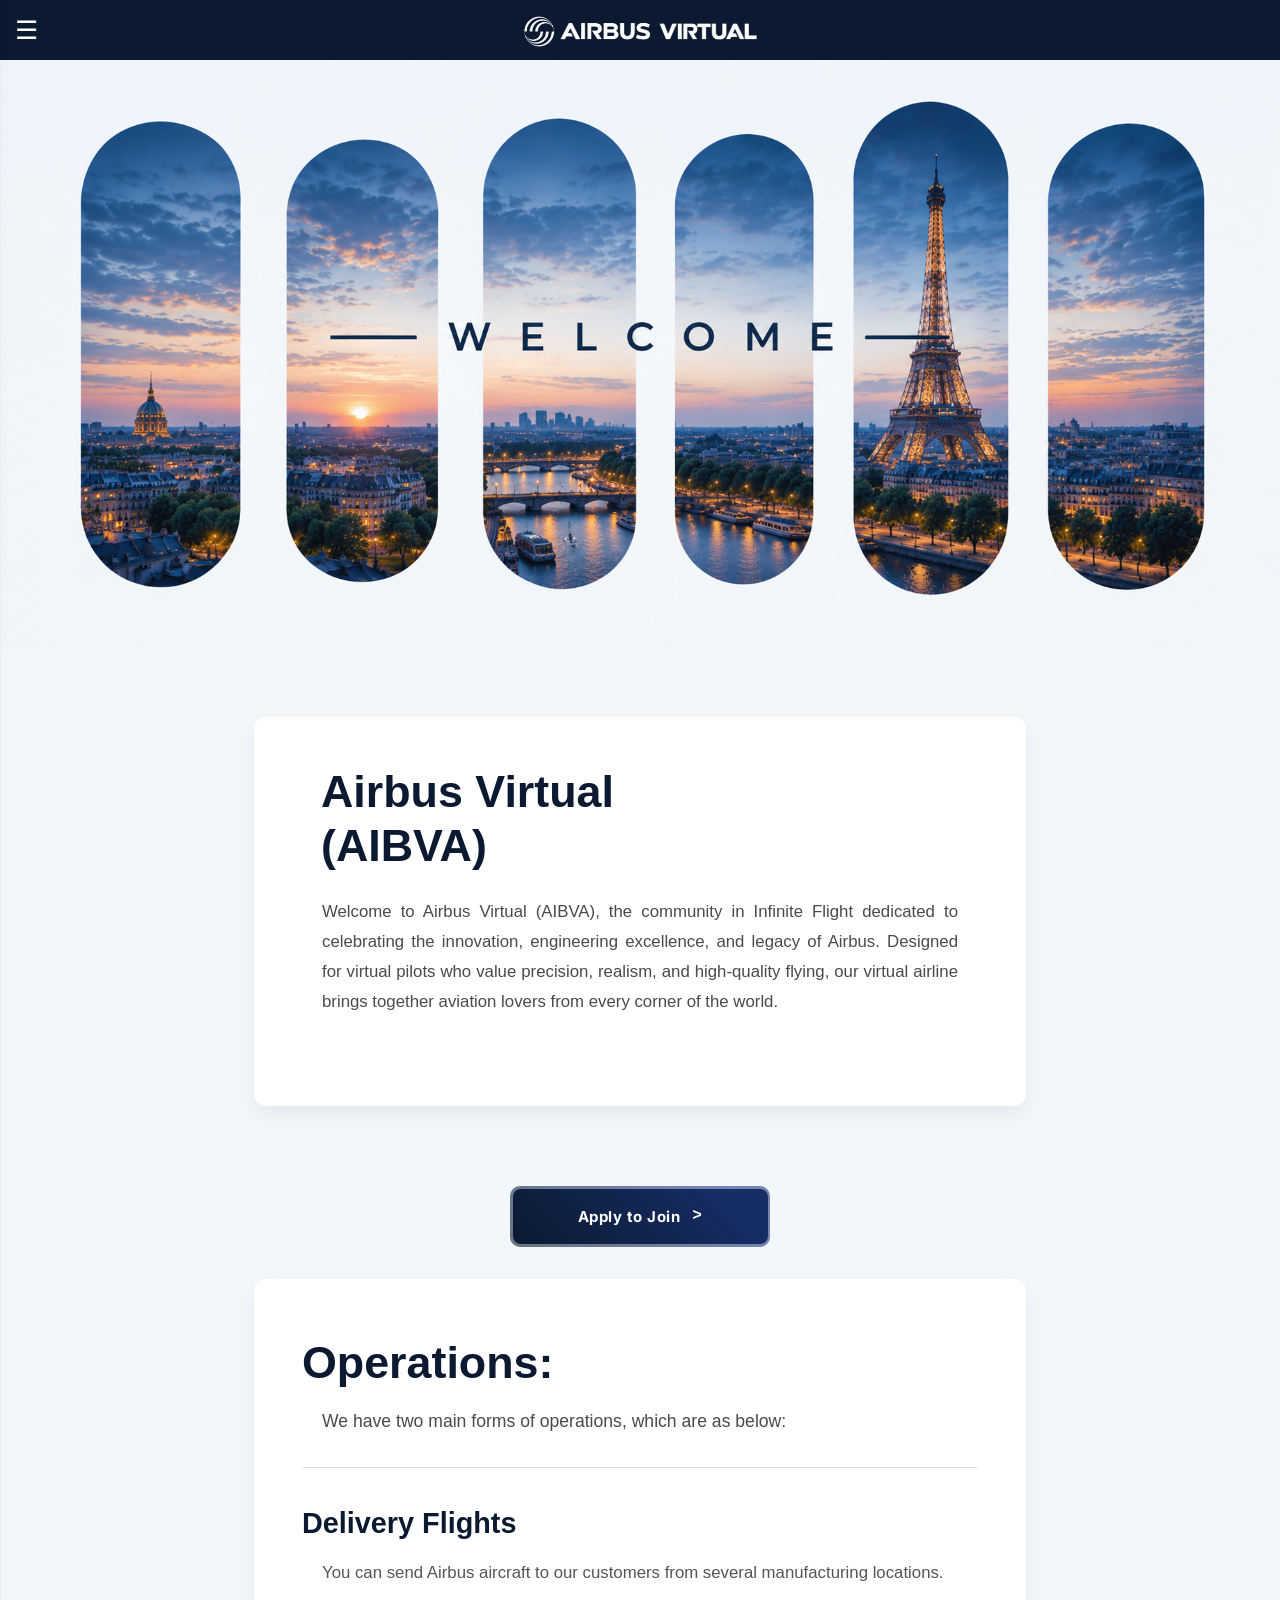
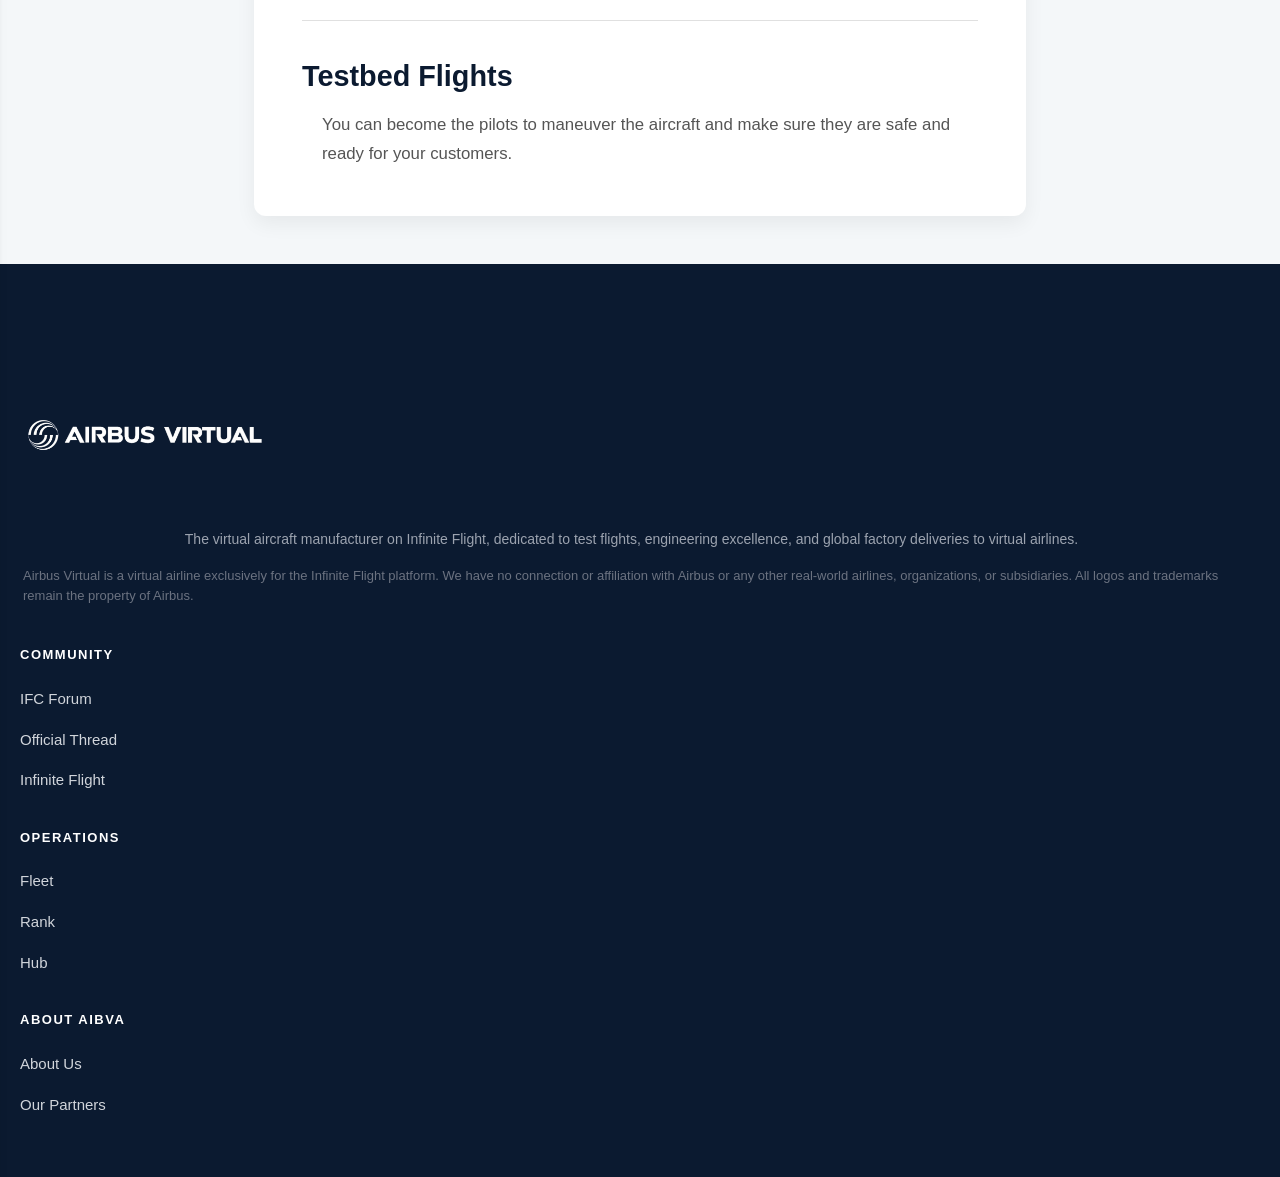
<file: index.html>
<!DOCTYPE html>
<html lang="en">
<head>
  <meta charset="UTF-8">
  <meta name="viewport" content="width=device-width, initial-scale=1.0">
  <title>airbus virtual</title>
  <link rel="stylesheet" href="i.css">
  <link rel="preconnect" href="https://fonts.googleapis.com">
<link rel="preconnect" href="https://fonts.gstatic.com" crossorigin>
<link href="https://fonts.googleapis.com/css2?family=Inter:wght@400;500;600;700&display=swap" rel="stylesheet">
<meta name="google-site-verification" content="VZZ7_8BXFrORnyLzdVw0C_vuGLbG0alJ8OpJ4jsaoLs" />
<title>Airbus Virtual</title>
</head>
<body>
  <header>
    <button class="menu" onclick="togglemenu()">&#9776</button>
    <div class="navbar">
        <div class="logo">
          
        </div>
    </div>

  </header>
  <div id="mymenu" class="sidemenu">
    <button class="close-btn" onclick="togglemenu()">&times;</button>
      <div class="menu-logo-container">
    <img src="abv.png" alt="Airbus Virtual Logo" class="menu-logo-img">
      </div>
    <a href="index.html">Home</a>
    <a href="about us.html">About Us</a>
    <a href="our fleet.html">Our Fleets</a>
    <a href="our hub.html">Our Hubs</a>
    <a href="our staff.html">Our Staff</a>
    <a href="apply.html">Apply</a>
    <a href="rank.html">Rank</a>
    <a href="tadm.html">Testbed And Delivery Missions</a>
  </div>
  <script src="i.js"></script>
  <img src="N.png" alt="Airbus virtual logo">
  <br>
  <br>
  <main class="abva-home-container">
    <!-- Ye raha wo safed curved box -->
    <div class="abva-white-box">
        
        <h1 class="abva-title">Airbus Virtual<br>(AIBVA)</h1>
        
        <p class="abva-desc">
            Welcome to Airbus Virtual (AIBVA), the community in Infinite Flight dedicated to celebrating the innovation, engineering excellence, and legacy of Airbus. Designed for virtual pilots who value precision, realism, and high-quality flying, our virtual airline brings together aviation lovers from every corner of the world.
        </p>
        
    </div>
  </main>
  <div class="cta-center-wrapper">
  <a href="apply.html" class="apply-btn">
    Apply to Join <span class="chevron">&gt;</span>
  </a>
  </div>
<main class="operations-container">
    <div class="operations-white-box">
        <div class="ops-header">
            <h1 class="ops-title">Operations:</h1>
            <p class="ops-desc">We have two main forms of operations, which are as below:</p>
        </div>
        
        <hr class="ops-divider">
        
        <div class="ops-item">
            <h2 class="ops-subtitle">Delivery Flights</h2>
            <p class="ops-text">You can send Airbus aircraft to our customers from several manufacturing locations.</p>
        </div>
        
        <hr class="ops-divider">
        
        <div class="ops-item">
            <h2 class="ops-subtitle">Testbed Flights</h2>
            <p class="ops-text">You can become the pilots to maneuver the aircraft and make sure they are safe and ready for your customers.</p>
        </div>
        
    </div>
</main>
  <footer class="footer-container">
    <div class="footer-brand-section">
        <img class="footer-logo" src="abv.png" alt="Airbus Virtual Logo">
        
        <p class="footer-description">
            The virtual aircraft manufacturer on Infinite Flight, dedicated to test flights, engineering excellence, and global factory deliveries to virtual airlines.
        </p>
        
        <p class="footer-disclaimer">
    Airbus Virtual is a virtual airline exclusively for the Infinite Flight platform. We have no connection or affiliation with Airbus or any other real-world airlines, organizations, or subsidiaries. All logos and trademarks remain the property of Airbus.
        </p>
    </div>
    <div class="footer-links-section">
        <div class="footer-column">
            <h4>COMMUNITY</h4>
            <ul>
                <li><a href="#">IFC Forum</a></li>
                <li><a href="#">Official Thread</a></li>
                <li><a href="#">Infinite Flight</a></li>
            </ul>
        </div>

        <div class="footer-column">
            <h4>OPERATIONS</h4>
            <ul>
                <li><a href="our fleet">Fleet</a></li>
                <li><a href="rank">Rank</a></li>
                <li><a href="our hub">Hub</a></li>
            </ul>
        </div>

        <div class="footer-column">
            <h4>ABOUT AIBVA</h4>
            <ul>
                <li><a href="about us">About Us</a></li>
                <li><a href="#">Our Partners</a></li>
            </ul>
        </div>
    </div>
  </footer>
</body>
</html>
</file>
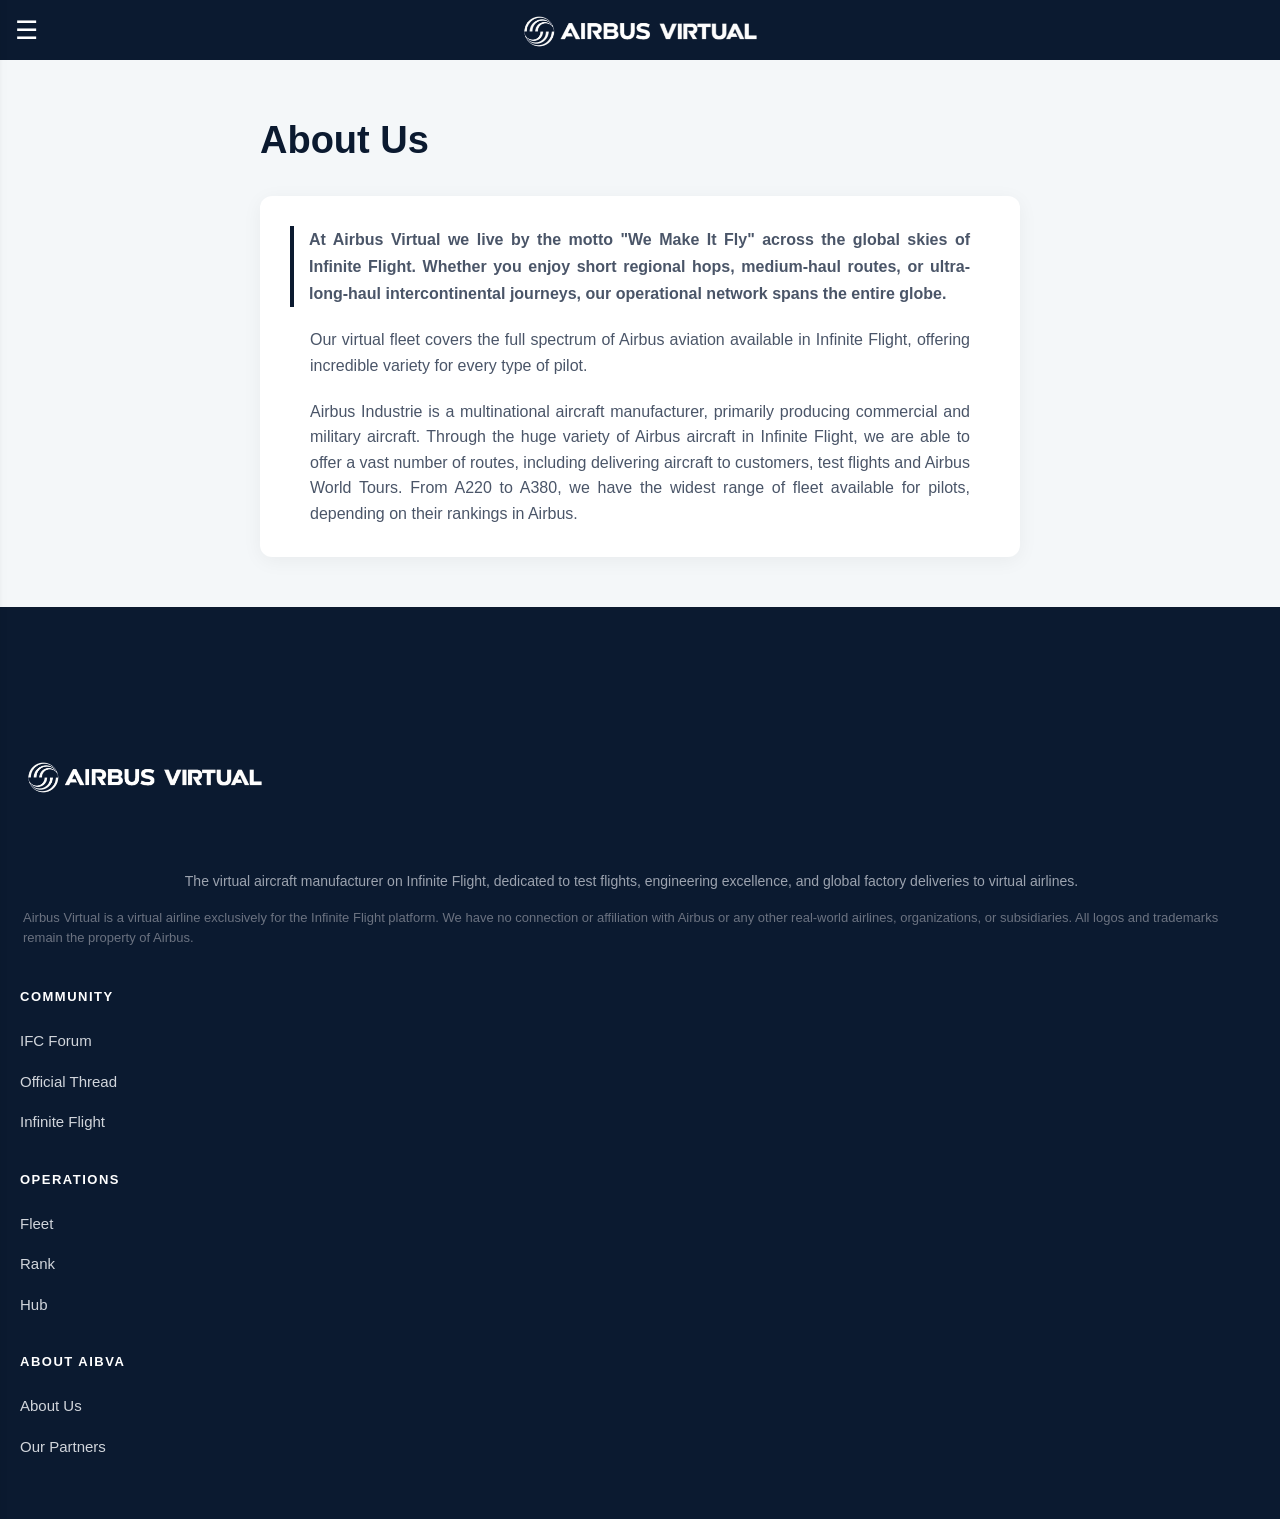
<file: about us.html>
<!DOCTYPE html>
<html lang="en">
<head>
    <meta charset="UTF-8">
    <meta name="viewport" content="width=device-width, initial-scale=1.0">
    <title>About Us</title>
    <link rel="stylesheet" href="i.css?v=2">
</head>
<body>
    <header>
        <button class="menu" onclick="togglemenu()">&#9776;</button>
        <div class="navbar">
            <div class="logo"></div>
        </div>
    </header>
    <div id="mymenu" class="sidemenu">
        <button class="close-btn" onclick="togglemenu()">&times;</button>
        <div class="menu-logo-container">
            <img src="abv.png" alt="Airbus Virtual Logo" class="menu-logo-img">
        </div>
        <a href="index.html">Home</a>
        <a href="about us.html">About Us</a>
        <a href="our fleet.html">Our Fleets</a>
        <a href="our hub.html">Our Hubs</a>
        <a href="our staff.html">Our Staff</a>
        <a href="apply.html">Apply</a>
        <a href="rank.html">Rank</a>
        <a href="tadm.html">Testbed And Delivery Missions</a>
    </div>
    <main class="about-section">
        <script src="i.js"></script>

        <div class="container">
            <h1 class="section-title">About Us</h1>
            
            <div class="content-card">
                <p class="lead-text">
                    At Airbus Virtual we live by the motto <strong>"We Make It Fly"</strong> across the global skies of Infinite Flight. Whether you enjoy short regional hops, medium-haul routes, or ultra-long-haul intercontinental journeys, our operational network spans the entire globe.
                </p>
                
                <p>
                    Our virtual fleet covers the full spectrum of Airbus aviation available in Infinite Flight, offering incredible variety for every type of pilot.
                </p>
                
                <p>
                    Airbus Industrie is a multinational aircraft manufacturer, primarily producing commercial and military aircraft. Through the huge variety of Airbus aircraft in Infinite Flight, we are able to offer a vast number of routes, including delivering aircraft to customers, test flights and Airbus World Tours. From A220 to A380, we have the widest range of fleet available for pilots, depending on their rankings in Airbus.
                </p>
            </div>
        </div>
    </main>
  <footer class="footer-container">
    <div class="footer-brand-section">
        <img class="footer-logo" src="abv.png" alt="Airbus Virtual Logo">
        
        <p class="footer-description">
            The virtual aircraft manufacturer on Infinite Flight, dedicated to test flights, engineering excellence, and global factory deliveries to virtual airlines.
        </p>
        
        <p class="footer-disclaimer">
                Airbus Virtual is a virtual airline exclusively for the Infinite Flight platform. We have no connection or affiliation with Airbus or any other real-world airlines, organizations, or subsidiaries. All logos and trademarks remain the property of Airbus.
        </p>
    </div>
    <div class="footer-links-section">
        <div class="footer-column">
            <h4>COMMUNITY</h4>
            <ul>
                <li><a href="#">IFC Forum</a></li>
                <li><a href="#">Official Thread</a></li>
                <li><a href="#">Infinite Flight</a></li>
            </ul>
        </div>

        <div class="footer-column">
            <h4>OPERATIONS</h4>
            <ul>
                <li><a href="our fleet">Fleet</a></li>
                <li><a href="rank">Rank</a></li>
                <li><a href="our hub">Hub</a></li>
            </ul>
        </div>

        <div class="footer-column">
            <h4>ABOUT AIBVA</h4>
            <ul>
                <li><a href="about us">About Us</a></li>
                <li><a href="#">Our Partners</a></li>
            </ul>
        </div>
    </div>
  </footer>
</body>
</html>
</file>
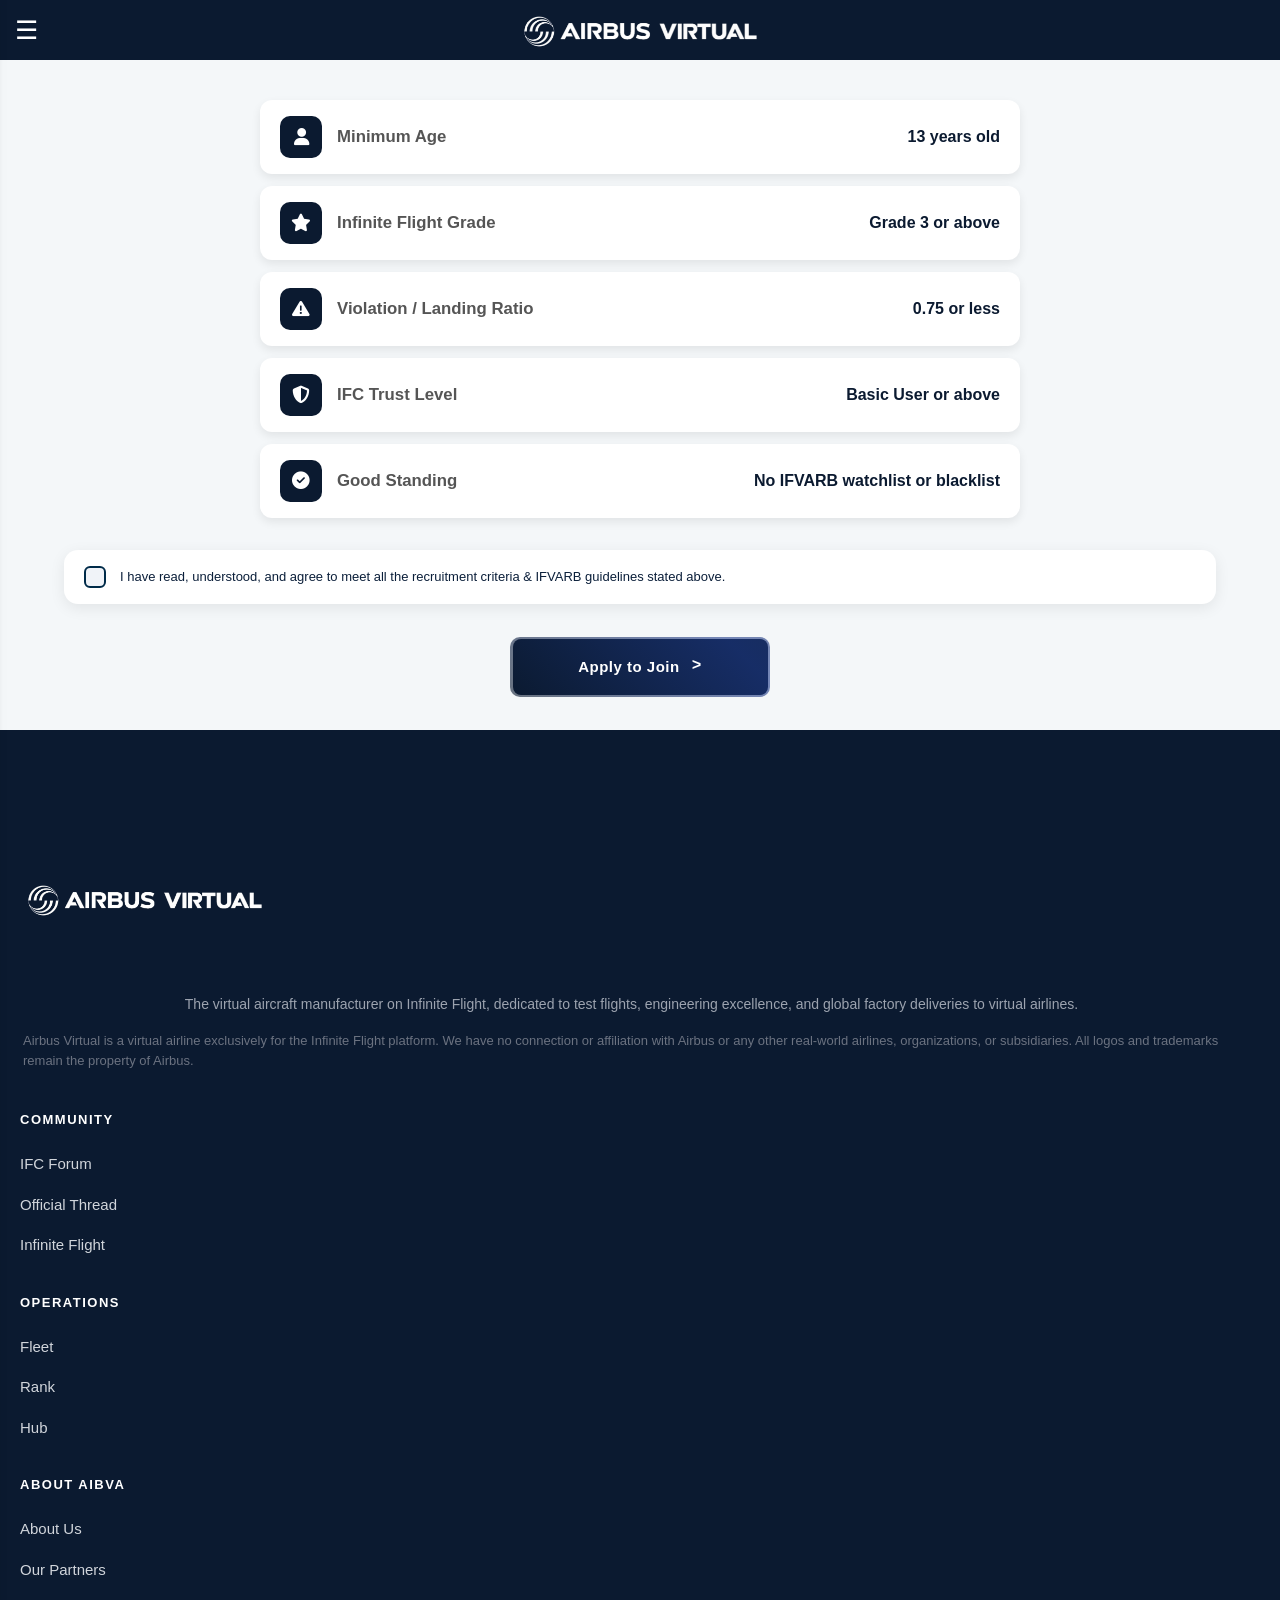
<file: apply.html>
<!DOCTYPE html>
<html lang="en">
<head>
    <meta charset="UTF-8">
    <meta name="viewport" content="width=device-width, initial-scale=1.0">
    <title>Our Staff</title>
    <link rel="stylesheet" href="i.css?v=2">
    <link rel="stylesheet" href="https://cdnjs.cloudflare.com/ajax/libs/font-awesome/6.4.0/css/all.min.css">
</head>
<body>
    <header>
        <button class="menu" onclick="togglemenu()">&#9776;</button>
        <div class="navbar">
            <div class="logo"></div>
        </div>
    </header>
    <div id="mymenu" class="sidemenu">
        <button class="close-btn" onclick="togglemenu()">&times;</button>
        <div class="menu-logo-container">
            <img src="abv.png" alt="Airbus Virtual Logo" class="menu-logo-img">
        </div>
        <a href="index.html">Home</a>
        <a href="about us.html">About Us</a>
        <a href="our fleet.html">Our Fleets</a>
        <a href="our hub.html">Our Hubs</a>
        <a href="our staff.html">Our Staff</a>
        <a href="apply.html">Apply</a>
        <a href="rank.html">Rank</a>
        <a href="tadm.html">Testbed And Delivery Missions</a>
    </div>
    <script src="i.js"></script>
  <div class="criteria-container">
    
    <div class="criteria-box">
        <div class="criteria-icon"><i class="fa-solid fa-user"></i></div>
        <div class="criteria-title">Minimum Age</div>
        <div class="criteria-value">13 years old</div>
    </div>
    
    <div class="criteria-box">
        <div class="criteria-icon"><i class="fa-solid fa-star"></i></div>
        <div class="criteria-title">Infinite Flight Grade</div>
        <div class="criteria-value">Grade 3 or above</div>
    </div>
    
    <div class="criteria-box">
        <div class="criteria-icon"><i class="fa-solid fa-triangle-exclamation"></i></div>
        <div class="criteria-title">Violation / Landing Ratio</div>
        <div class="criteria-value">0.75 or less</div>
    </div>
    
    <div class="criteria-box">
        <div class="criteria-icon"><i class="fa-solid fa-shield-halved"></i></div>
        <div class="criteria-title">IFC Trust Level</div>
        <div class="criteria-value">Basic User or above</div>
    </div>
    
    <div class="criteria-box">
        <div class="criteria-icon"><i class="fa-solid fa-circle-check"></i></div>
        <div class="criteria-title">Good Standing</div>
        <div class="criteria-value">No IFVARB watchlist or blacklist</div>
    </div>

  </div>
  <div class="apply-agreement-card">
    <label class="custom-checkbox-container">
        <input type="checkbox" id="agreementCheckbox" required>
        <span class="checkmark"></span>
        <span class="agreement-text">I have read, understood, and agree to meet all the recruitment criteria &amp; IFVARB guidelines stated above.</span>
    </label>
</div>

<div class="cta-center-wrapper">
    <a href="https://forms.gle/1C4rHbPrwYZxVKGH9" class="apply-btn" id="applyBtn">
        Apply to Join <span class="chevron">&gt;</span>
    </a>
</div>
  <footer class="footer-container">
    <div class="footer-brand-section">
        <img class="footer-logo" src="abv.png" alt="Airbus Virtual Logo">
        
        <p class="footer-description">
            The virtual aircraft manufacturer on Infinite Flight, dedicated to test flights, engineering excellence, and global factory deliveries to virtual airlines.
        </p>
        
        <p class="footer-disclaimer">
                Airbus Virtual is a virtual airline exclusively for the Infinite Flight platform. We have no connection or affiliation with Airbus or any other real-world airlines, organizations, or subsidiaries. All logos and trademarks remain the property of Airbus.
        </p>
    </div>
    <div class="footer-links-section">
        <div class="footer-column">
            <h4>COMMUNITY</h4>
            <ul>
                <li><a href="#">IFC Forum</a></li>
                <li><a href="#">Official Thread</a></li>
                <li><a href="#">Infinite Flight</a></li>
            </ul>
        </div>

        <div class="footer-column">
            <h4>OPERATIONS</h4>
            <ul>
                <li><a href="our fleet">Fleet</a></li>
                <li><a href="rank">Rank</a></li>
                <li><a href="our hub">Hub</a></li>
            </ul>
        </div>

        <div class="footer-column">
            <h4>ABOUT AIBVA</h4>
            <ul>
                <li><a href="about us">About Us</a></li>
                <li><a href="#">Our Partners</a></li>
            </ul>
        </div>
    </div>
  </footer>
</body>
</html>
</file>
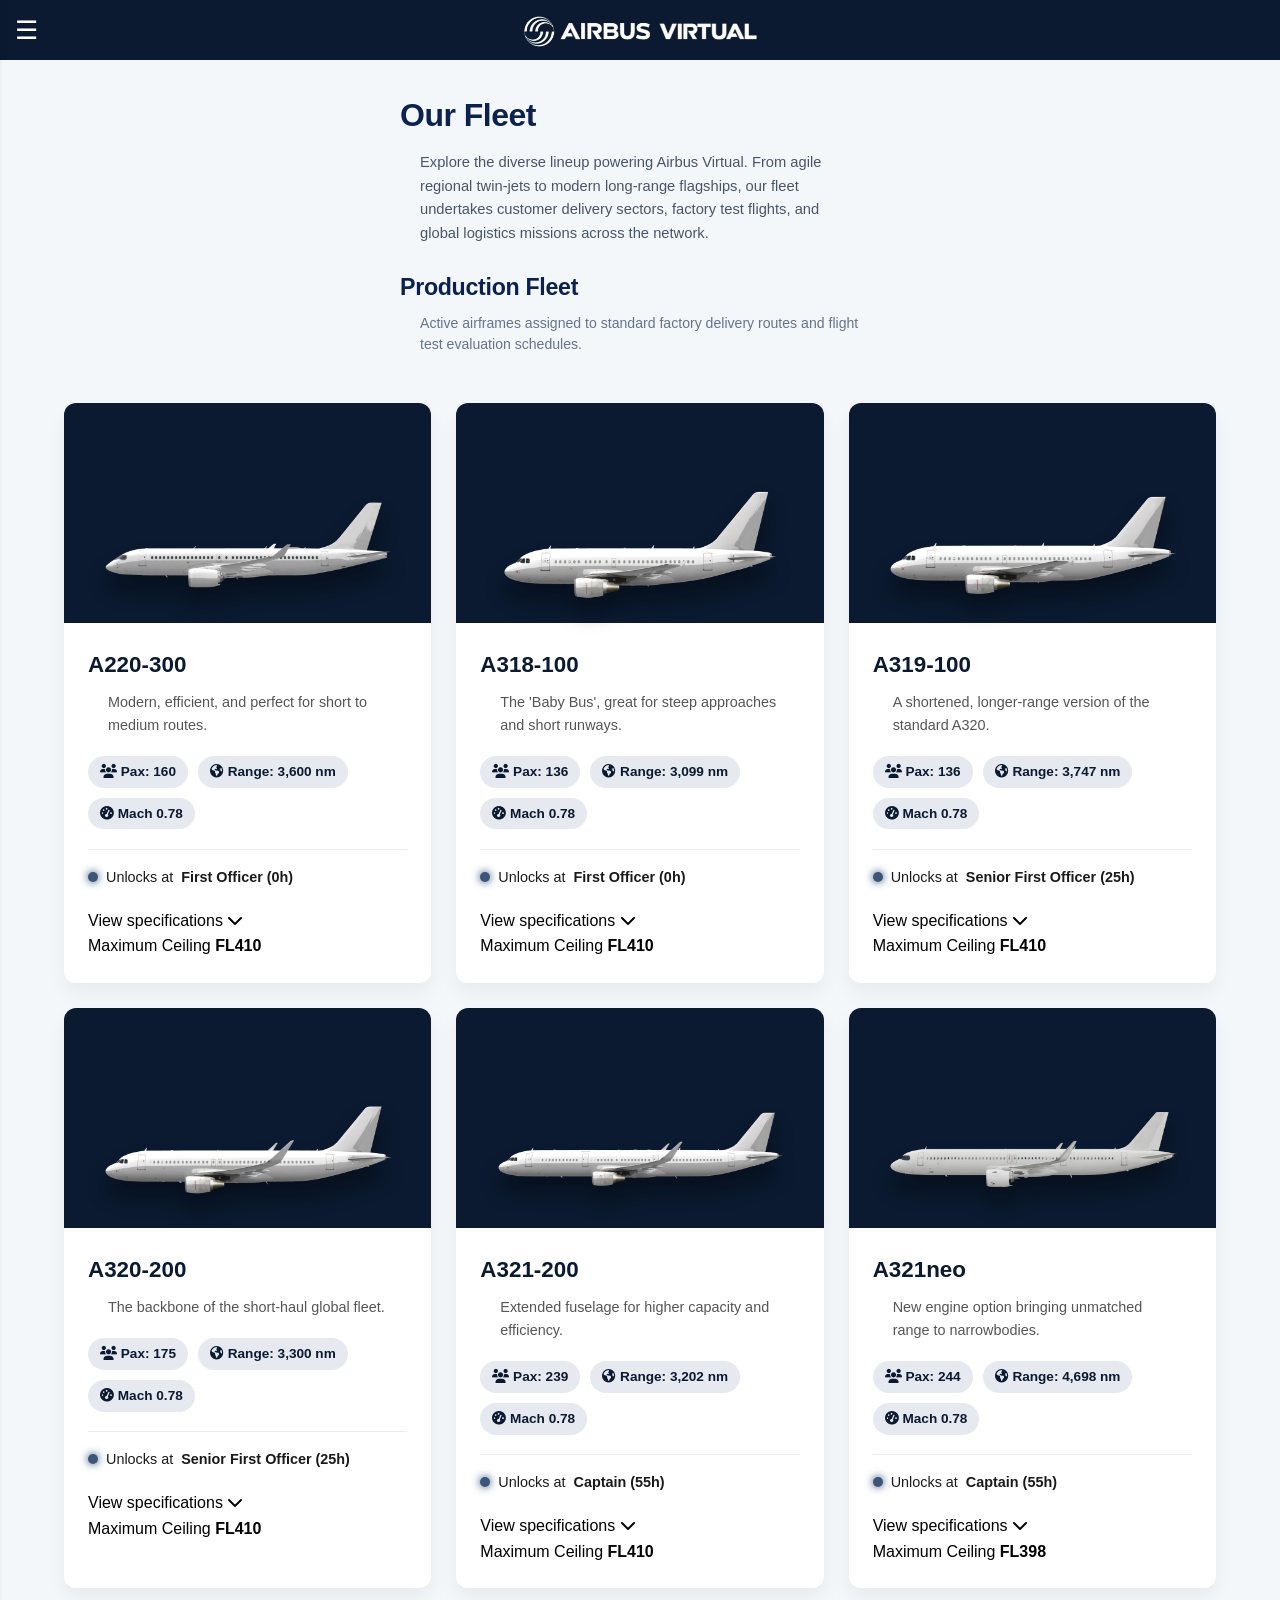
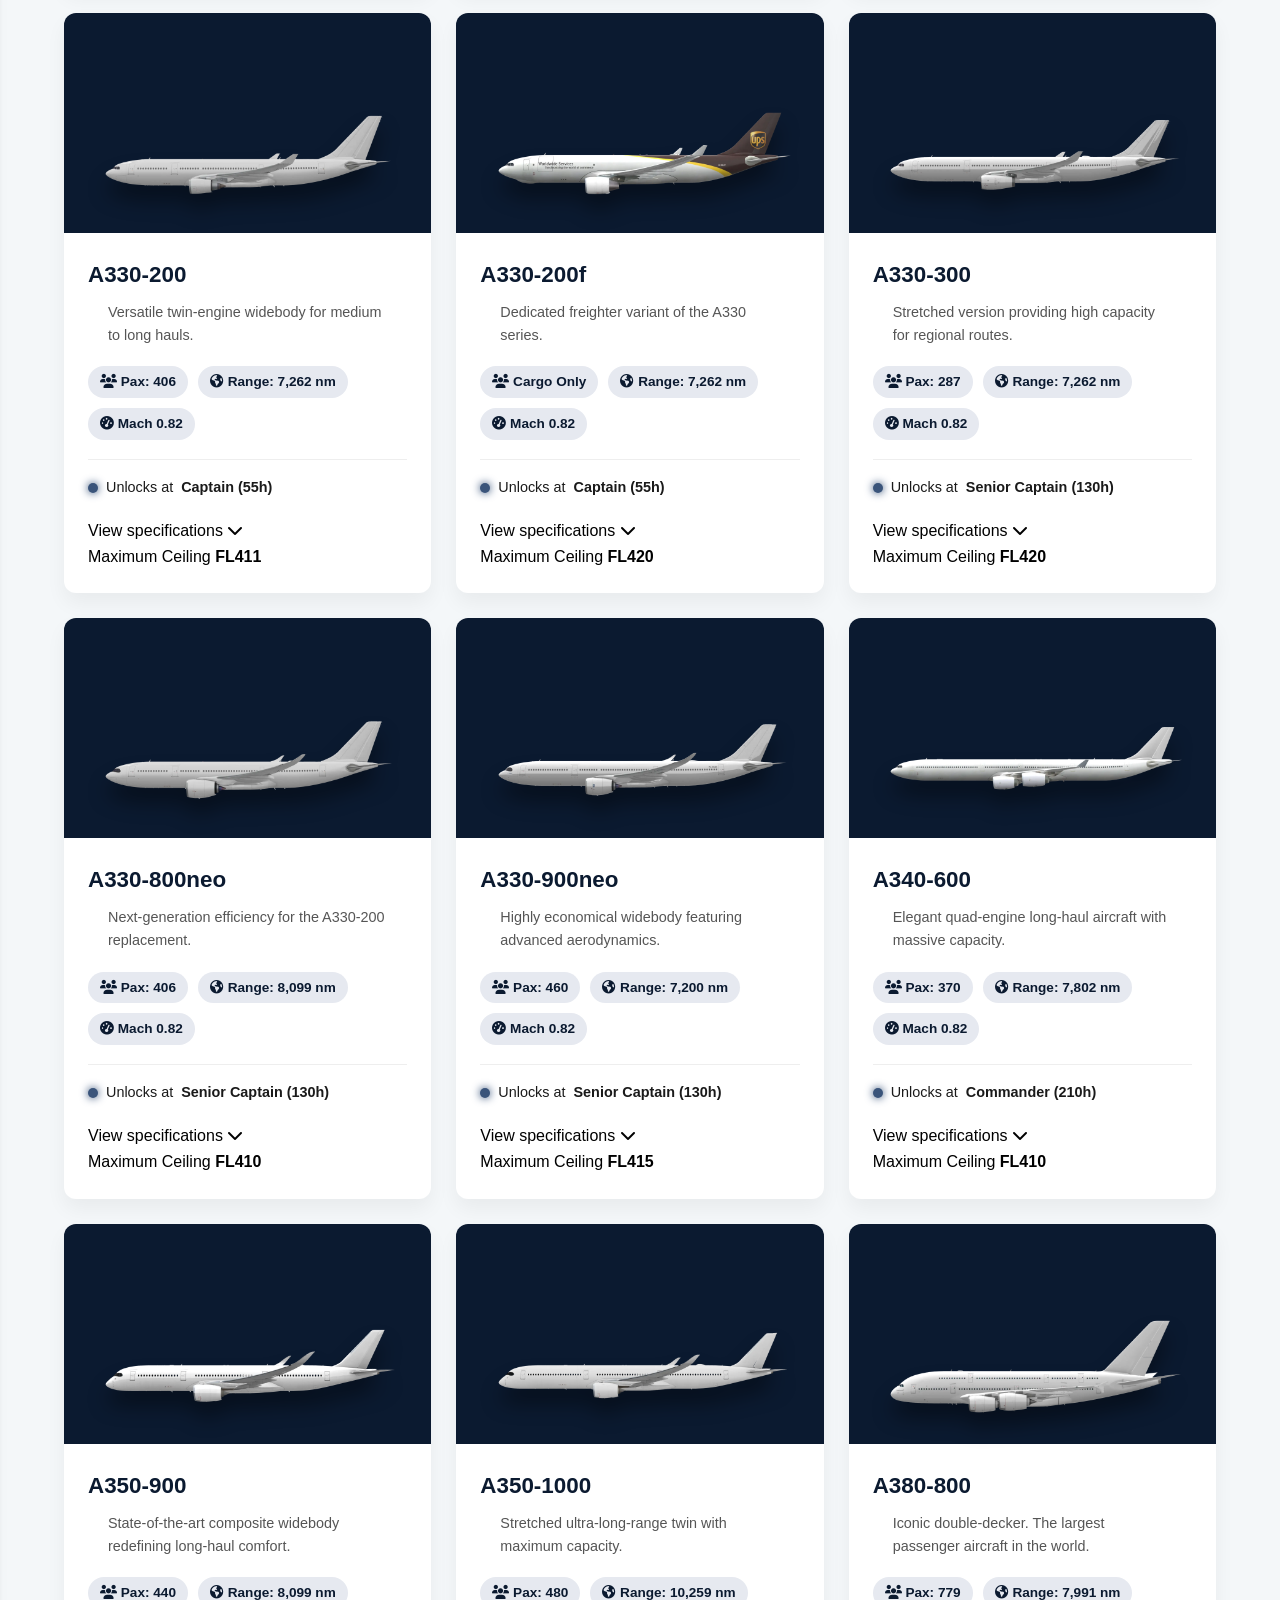
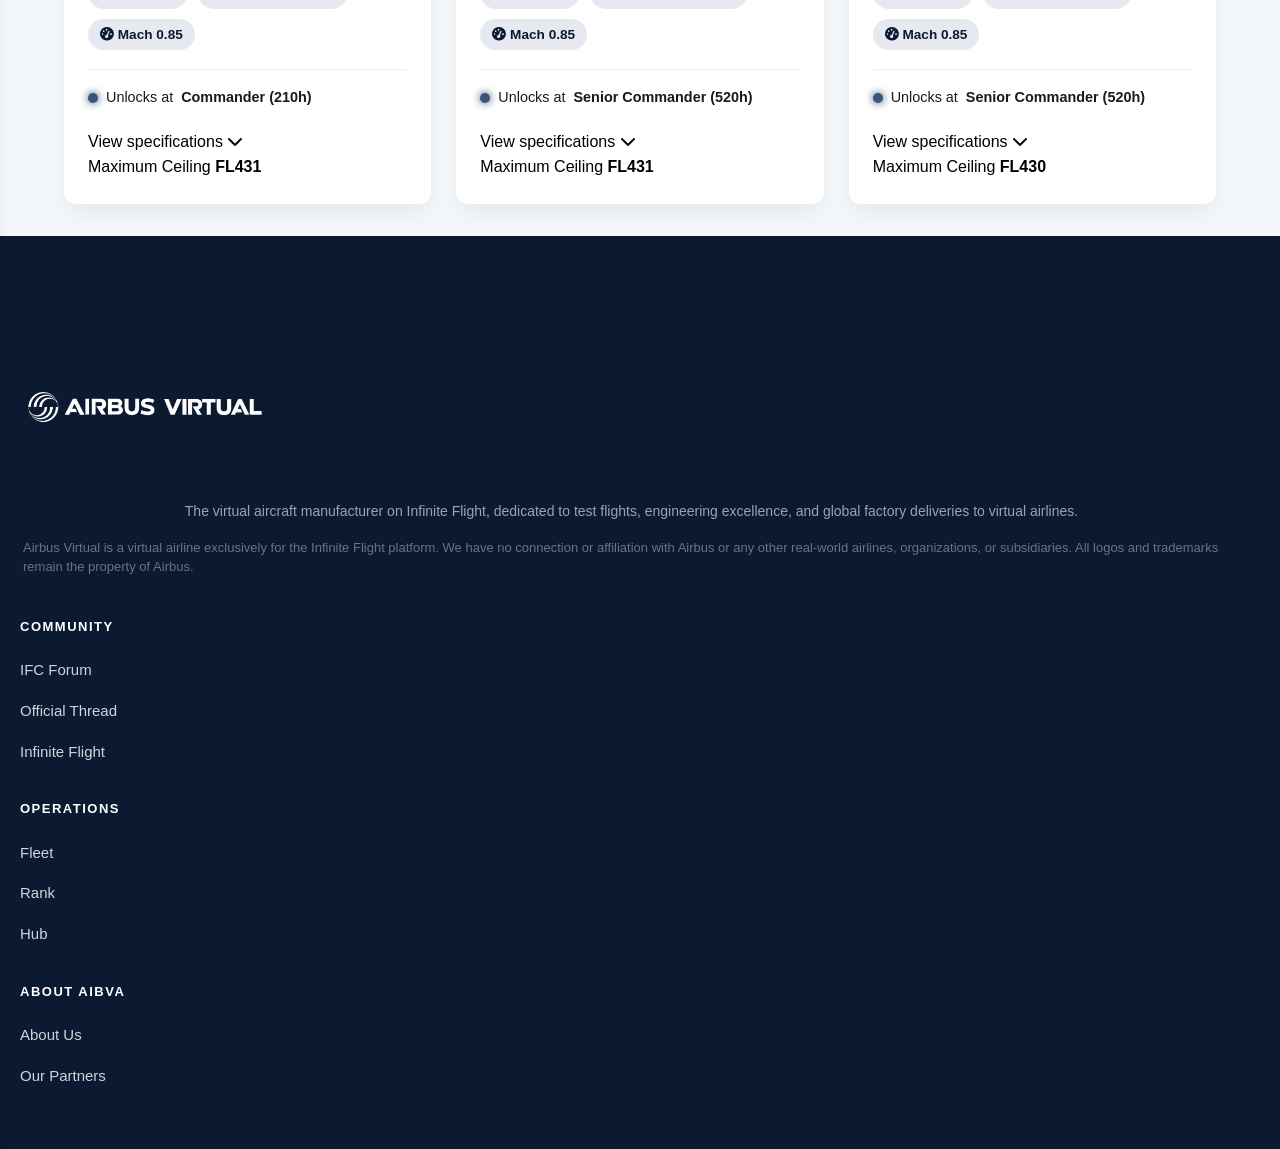
<file: our fleet.html>
<!DOCTYPE html>
<html lang="en">
<head>
    <meta charset="UTF-8">
    <meta name="viewport" content="width=device-width, initial-scale=1.0">
    <title>Our Fleets</title>
    <link rel="stylesheet" href="i.css?v=2">
    <!-- FontAwesome (Icons ke liye) -->
    <link rel="stylesheet" href="https://cdnjs.cloudflare.com/ajax/libs/font-awesome/6.4.0/css/all.min.css">
</head>
<body>
    <header>
        <button class="menu" onclick="togglemenu()">&#9776;</button>
        <div class="navbar">
            <div class="logo"></div>
        </div>
    </header>

    <div id="mymenu" class="sidemenu">
        <button class="close-btn" onclick="togglemenu()">&times;</button>
        <div class="menu-logo-container">
            <img src="abv.png" alt="Airbus Virtual Logo" class="menu-logo-img">
        </div>
        <a href="index.html">Home</a>
        <a href="about us.html">About Us</a>
        <a href="our fleet.html">Our Fleets</a>
        <a href="our hub.html">Our Hubs</a>
        <a href="our staff.html">Our Staff</a>
        <a href="apply.html">Apply</a>
        <a href="rank.html">Rank</a>
        <a href="tadm.html">Testbed And Delivery Missions</a>
    </div>

    <div class="fleet-intro-section">
  <h1 class="fleet-main-heading">Our Fleet</h1>
  <p class="fleet-main-desc">
    Explore the diverse lineup powering Airbus Virtual. From agile regional twin-jets to modern long-range flagships, our fleet undertakes customer delivery sectors, factory test flights, and global logistics missions across the network.
  </p>
  <h2 class="fleet-sub-heading">Production Fleet</h2>
  <p class="fleet-sub-desc">
    Active airframes assigned to standard factory delivery routes and flight test evaluation schedules.
  </p>
</div>
    <main class="fleet-container" id="fleet-container">
    </main>

    <script>
        // Data Array
        const fleetData = [
            { id: 1, name: "A220-300", rank: "First Officer", hours: "0h", range: "3,600 nm", speed: "Mach 0.78", ceiling: "FL410", pax: "160", img: "A220-300.png", desc: "Modern, efficient, and perfect for short to medium routes." },
            { id: 2, name: "A318-100", rank: "First Officer", hours: "0h", range: "3,099 nm", speed: "Mach 0.78", ceiling: "FL410", pax: "136", img: "A318-100.png", desc: "The 'Baby Bus', great for steep approaches and short runways." },
            { id: 3, name: "A319-100", rank: "Senior First Officer", hours: "25h", range: "3,747 nm", speed: "Mach 0.78", ceiling: "FL410", pax: "136", img: "A319-100.png", desc: "A shortened, longer-range version of the standard A320." },
            { id: 4, name: "A320-200", rank: "Senior First Officer", hours: "25h", range: "3,300 nm", speed: "Mach 0.78", ceiling: "FL410", pax: "175", img: "A320-200.png", desc: "The backbone of the short-haul global fleet." },
            { id: 5, name: "A321-200", rank: "Captain", hours: "55h", range: "3,202 nm", speed: "Mach 0.78", ceiling: "FL410", pax: "239", img: "A321-200.png", desc: "Extended fuselage for higher capacity and efficiency." },
            { id: 6, name: "A321neo", rank: "Captain", hours: "55h", range: "4,698 nm", speed: "Mach 0.78", ceiling: "FL398", pax: "244", img: "A321neo.png", desc: "New engine option bringing unmatched range to narrowbodies." },
            { id: 7, name: "A330-200", rank: "Captain", hours: "55h", range: "7,262 nm", speed: "Mach 0.82", ceiling: "FL411", pax: "406", img: "A330-200.png", desc: "Versatile twin-engine widebody for medium to long hauls." },
            { id: 8, name: "A330-200f", rank: "Captain", hours: "55h", range: "7,262 nm", speed: "Mach 0.82", ceiling: "FL420", pax: "Cargo", img: "A330-200F.png", desc: "Dedicated freighter variant of the A330 series." },
            { id: 9, name: "A330-300", rank: "Senior Captain", hours: "130h", range: "7,262 nm", speed: "Mach 0.82", ceiling: "FL420", pax: "287", img: "A330-300.png", desc: "Stretched version providing high capacity for regional routes." },
            { id: 10, name: "A330-800neo", rank: "Senior Captain", hours: "130h", range: "8,099 nm", speed: "Mach 0.82", ceiling: "FL410", pax: "406", img: "A330-800neo.png", desc: "Next-generation efficiency for the A330-200 replacement." },
            { id: 11, name: "A330-900neo", rank: "Senior Captain", hours: "130h", range: "7,200 nm", speed: "Mach 0.82", ceiling: "FL415", pax: "460", img: "A330-900neo.png", desc: "Highly economical widebody featuring advanced aerodynamics." },
            { id: 12, name: "A340-600", rank: "Commander", hours: "210h", range: "7,802 nm", speed: "Mach 0.82", ceiling: "FL410", pax: "370", img: "A340-600.png", desc: "Elegant quad-engine long-haul aircraft with massive capacity." },
            { id: 13, name: "A350-900", rank: "Commander", hours: "210h", range: "8,099 nm", speed: "Mach 0.85", ceiling: "FL431", pax: "440", img: "A350-900.png", desc: "State-of-the-art composite widebody redefining long-haul comfort." },
            { id: 14, name: "A350-1000", rank: "Senior Commander", hours: "520h", range: "10,259 nm", speed: "Mach 0.85", ceiling: "FL431", pax: "480", img: "A350-1000.png", desc: "Stretched ultra-long-range twin with maximum capacity." },
            { id: 15, name: "A380-800", rank: "Senior Commander", hours: "520h", range: "7,991 nm", speed: "Mach 0.85", ceiling: "FL430", pax: "779", img: "A380-800.png", desc: "Iconic double-decker. The largest passenger aircraft in the world." }
        ];

        const container = document.getElementById('fleet-container');

        fleetData.forEach(plane => {
            const card = document.createElement('div');
            card.className = 'fleet-card';
            let paxText = plane.pax === "Cargo" ? "Cargo Only" : `Pax: ${plane.pax}`;

            card.innerHTML = `
                <div class="card-top">
                    <img src="${plane.img}" alt="${plane.name}">
                </div>
                <div class="card-bottom">
                    <h2>${plane.name}</h2>
                    <p class="desc">${plane.desc}</p>
                    
                    <div class="pills-container">
                        <span class="pill"><i class="fa-solid fa-users"></i> ${paxText}</span>
                        <span class="pill"><i class="fa-solid fa-earth-americas"></i> Range: ${plane.range}</span>
                        <span class="pill"><i class="fa-solid fa-gauge-high"></i> ${plane.speed}</span>
                    </div>

                    <div class="rank-info">
                        <span class="glow-dot"></span>
                        Unlocks at <strong>${plane.rank} (${plane.hours})</strong>
                    </div>

                    <div class="dropdown-toggle" data-id="${plane.id}">
                        <span>View specifications</span>
                        <i id="icon-${plane.id}" class="fa-solid fa-chevron-down"></i>
                    </div>

                    <div class="hidden-specs" id="specs-${plane.id}">
                        <div class="spec-item">
                            <span>Maximum Ceiling</span>
                            <strong>${plane.ceiling}</strong>
                        </div>
                    </div>
                </div>
            `;
            container.appendChild(card);
        });
        container.addEventListener('click', function(event) {
            let toggleBtn = event.target.closest('.dropdown-toggle');
            if (toggleBtn) {
                let currentId = toggleBtn.getAttribute('data-id');
                let specDiv = document.getElementById('specs-' + currentId);
                let icon = document.getElementById('icon-' + currentId);
                
                if (specDiv && icon) {
                    if (specDiv.style.display === "block") {
                        specDiv.style.display = "none";
                        icon.style.transform = "rotate(0deg)";
                    } else {
                        specDiv.style.display = "block";
                        icon.style.transform = "rotate(180deg)";
                    }
                }
            }
        });
    </script>
    
    <script src="i.js"></script>
  <footer class="footer-container">
    <div class="footer-brand-section">
        <img class="footer-logo" src="abv.png" alt="Airbus Virtual Logo">
        
        <p class="footer-description">
            The virtual aircraft manufacturer on Infinite Flight, dedicated to test flights, engineering excellence, and global factory deliveries to virtual airlines.
        </p>
        
        <p class="footer-disclaimer">
                Airbus Virtual is a virtual airline exclusively for the Infinite Flight platform. We have no connection or affiliation with Airbus or any other real-world airlines, organizations, or subsidiaries. All logos and trademarks remain the property of Airbus.
        </p>
    </div>
    <div class="footer-links-section">
        <div class="footer-column">
            <h4>COMMUNITY</h4>
            <ul>
                <li><a href="#">IFC Forum</a></li>
                <li><a href="#">Official Thread</a></li>
                <li><a href="#">Infinite Flight</a></li>
            </ul>
        </div>

        <div class="footer-column">
            <h4>OPERATIONS</h4>
            <ul>
                <li><a href="our fleet">Fleet</a></li>
                <li><a href="rank">Rank</a></li>
                <li><a href="our hub">Hub</a></li>
            </ul>
        </div>

        <div class="footer-column">
            <h4>ABOUT AIBVA</h4>
            <ul>
                <li><a href="about us">About Us</a></li>
                <li><a href="#">Our Partners</a></li>
            </ul>
        </div>
    </div>
  </footer>
</body>
</html>
</file>
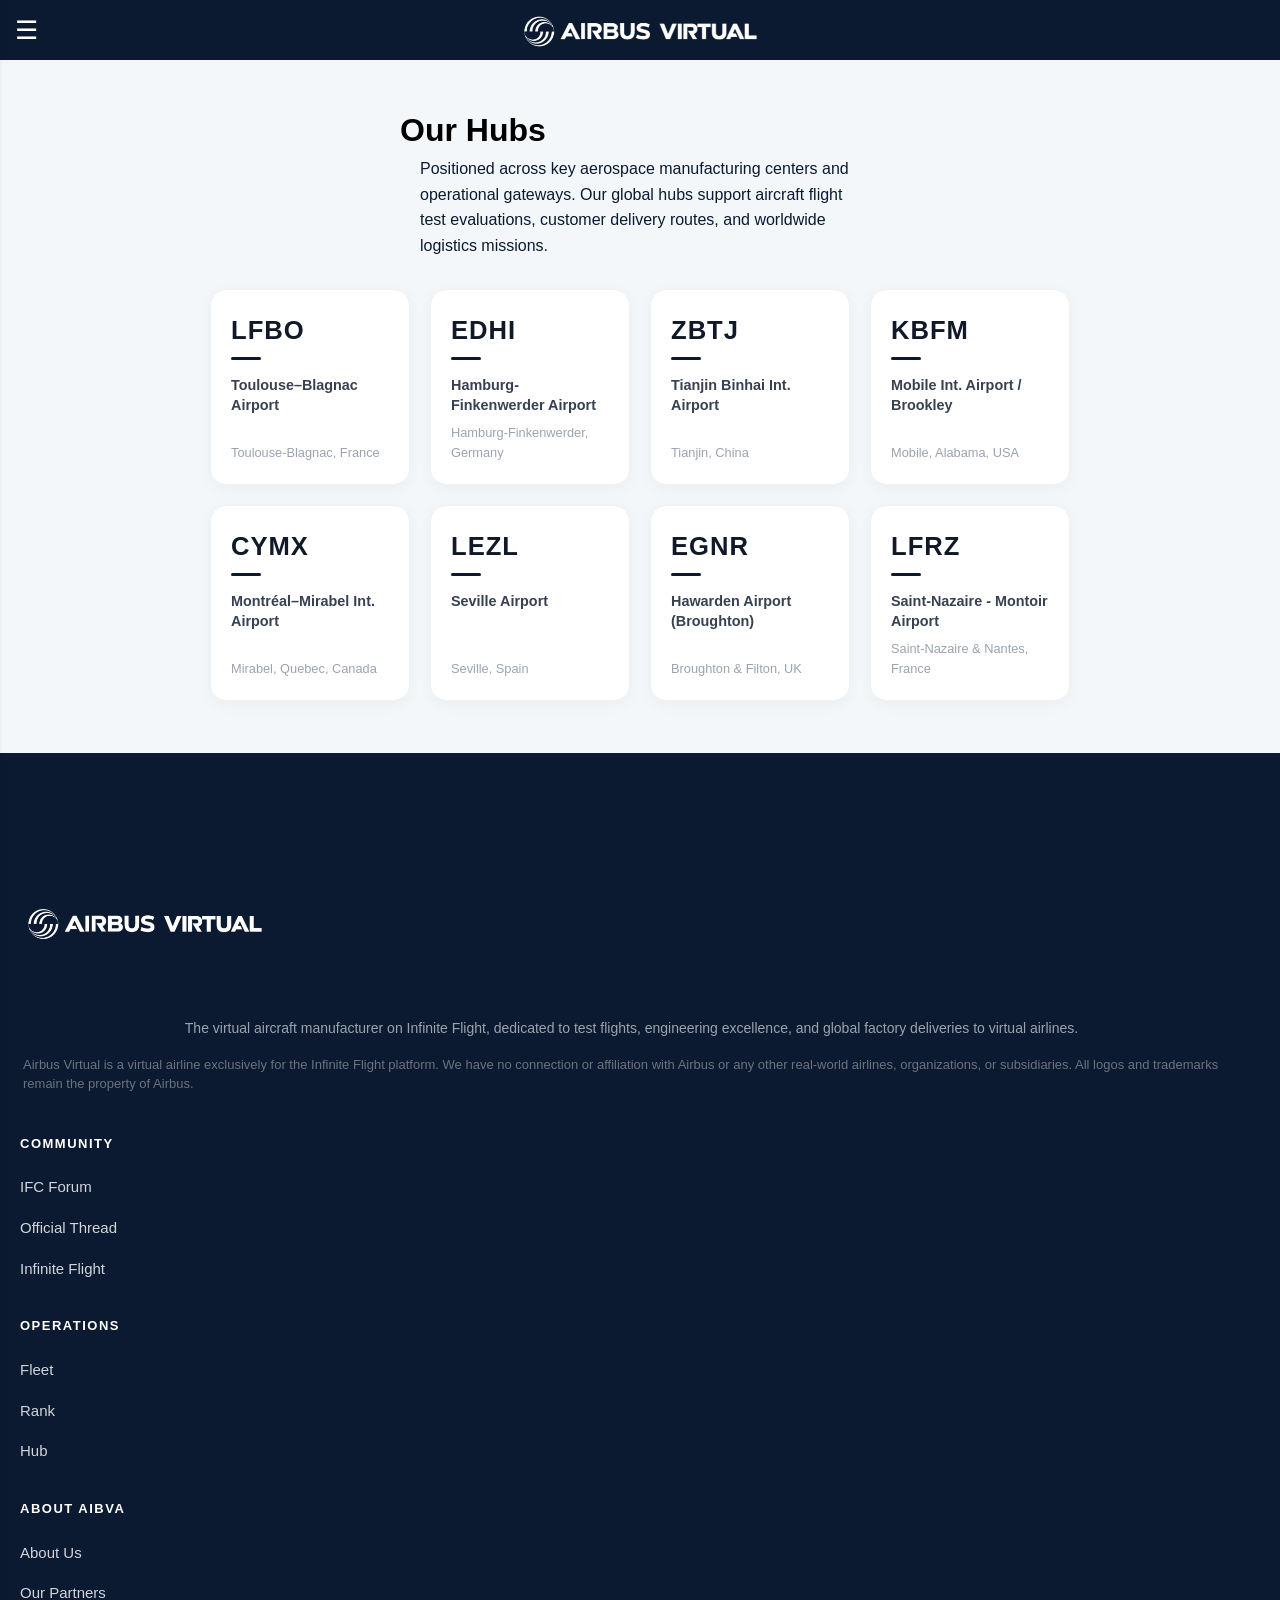
<file: our hub.html>
<!DOCTYPE html>
<html lang="en">
<head>
    <meta charset="UTF-8">
    <meta name="viewport" content="width=device-width, initial-scale=1.0">
    <title>Our Hubs</title>
    <link rel="stylesheet" href="i.css?v=2">
</head>
<body>
    <header>
        <button class="menu" onclick="togglemenu()">&#9776;</button>
        <div class="navbar">
            <div class="logo"></div>
        </div>
    </header>
    <div id="mymenu" class="sidemenu">
        <button class="close-btn" onclick="togglemenu()">&times;</button>
        <div class="menu-logo-container">
            <img src="abv.png" alt="Airbus Virtual Logo" class="menu-logo-img">
        </div>
        <a href="index.html">Home</a>
        <a href="about us.html">About Us</a>
        <a href="our fleet.html">Our Fleets</a>
        <a href="our hub.html">Our Hubs</a>
        <a href="our staff.html">Our Staff</a>
        <a href="apply.html">Apply</a>
        <a href="rank.html">Rank</a>
        <a href="tadm.html">Testbed And Delivery Missions</a>
    </div>
    <div class="hub-intro-section">
  <h1 class="hub-main-heading">Our Hubs</h1>
  <p class="hub-main-desc">
    Positioned across key aerospace manufacturing centers and operational gateways. Our global hubs support aircraft flight test evaluations, customer delivery routes, and worldwide logistics missions.
  </p>
</div>
<main class="airport-grid">
    
    <div class="airport-card">
        <div class="airport-code">LFBO</div>
        <div class="airport-divider"></div>
        <div class="airport-name">Toulouse–Blagnac Airport</div>
        <div class="airport-country">Toulouse-Blagnac, France</div>
    </div>

    <div class="airport-card">
        <div class="airport-code">EDHI</div>
        <div class="airport-divider"></div>
        <div class="airport-name">Hamburg-Finkenwerder Airport</div>
        <div class="airport-country">Hamburg-Finkenwerder, Germany</div>
    </div>

    <div class="airport-card">
        <div class="airport-code">ZBTJ</div>
        <div class="airport-divider"></div>
        <div class="airport-name">Tianjin Binhai Int. Airport</div>
        <div class="airport-country">Tianjin, China</div>
    </div>

    <div class="airport-card">
        <div class="airport-code">KBFM</div>
        <div class="airport-divider"></div>
        <div class="airport-name">Mobile Int. Airport / Brookley</div>
        <div class="airport-country">Mobile, Alabama, USA</div>
    </div>

    <div class="airport-card">
        <div class="airport-code">CYMX</div>
        <div class="airport-divider"></div>
        <div class="airport-name">Montréal–Mirabel Int. Airport</div>
        <div class="airport-country">Mirabel, Quebec, Canada</div>
    </div>

    <div class="airport-card">
        <div class="airport-code">LEZL</div>
        <div class="airport-divider"></div>
        <div class="airport-name">Seville Airport</div>
        <div class="airport-country">Seville, Spain</div>
    </div>

    <div class="airport-card">
        <div class="airport-code">EGNR</div>
        <div class="airport-divider"></div>
        <div class="airport-name">Hawarden Airport (Broughton)</div>
        <div class="airport-country">Broughton & Filton, UK</div>
    </div>

    <div class="airport-card">
        <div class="airport-code">LFRZ</div>
        <div class="airport-divider"></div>
        <div class="airport-name">Saint-Nazaire - Montoir Airport</div>
        <div class="airport-country">Saint-Nazaire & Nantes, France</div>
    </div>

</main>
    <script src="i.js"></script>
  <footer class="footer-container">
    <div class="footer-brand-section">
        <img class="footer-logo" src="abv.png" alt="Airbus Virtual Logo">
        
        <p class="footer-description">
            The virtual aircraft manufacturer on Infinite Flight, dedicated to test flights, engineering excellence, and global factory deliveries to virtual airlines.
        </p>
        
        <p class="footer-disclaimer">
                Airbus Virtual is a virtual airline exclusively for the Infinite Flight platform. We have no connection or affiliation with Airbus or any other real-world airlines, organizations, or subsidiaries. All logos and trademarks remain the property of Airbus.
        </p>
    </div>
    <div class="footer-links-section">
        <div class="footer-column">
            <h4>COMMUNITY</h4>
            <ul>
                <li><a href="#">IFC Forum</a></li>
                <li><a href="#">Official Thread</a></li>
                <li><a href="#">Infinite Flight</a></li>
            </ul>
        </div>

        <div class="footer-column">
            <h4>OPERATIONS</h4>
            <ul>
                <li><a href="our fleet">Fleet</a></li>
                <li><a href="rank">Rank</a></li>
                <li><a href="our hub">Hub</a></li>
            </ul>
        </div>

        <div class="footer-column">
            <h4>ABOUT AIBVA</h4>
            <ul>
                <li><a href="about us">About Us</a></li>
                <li><a href="#">Our Partners</a></li>
            </ul>
        </div>
    </div>
  </footer>
</body>
</html>
</file>
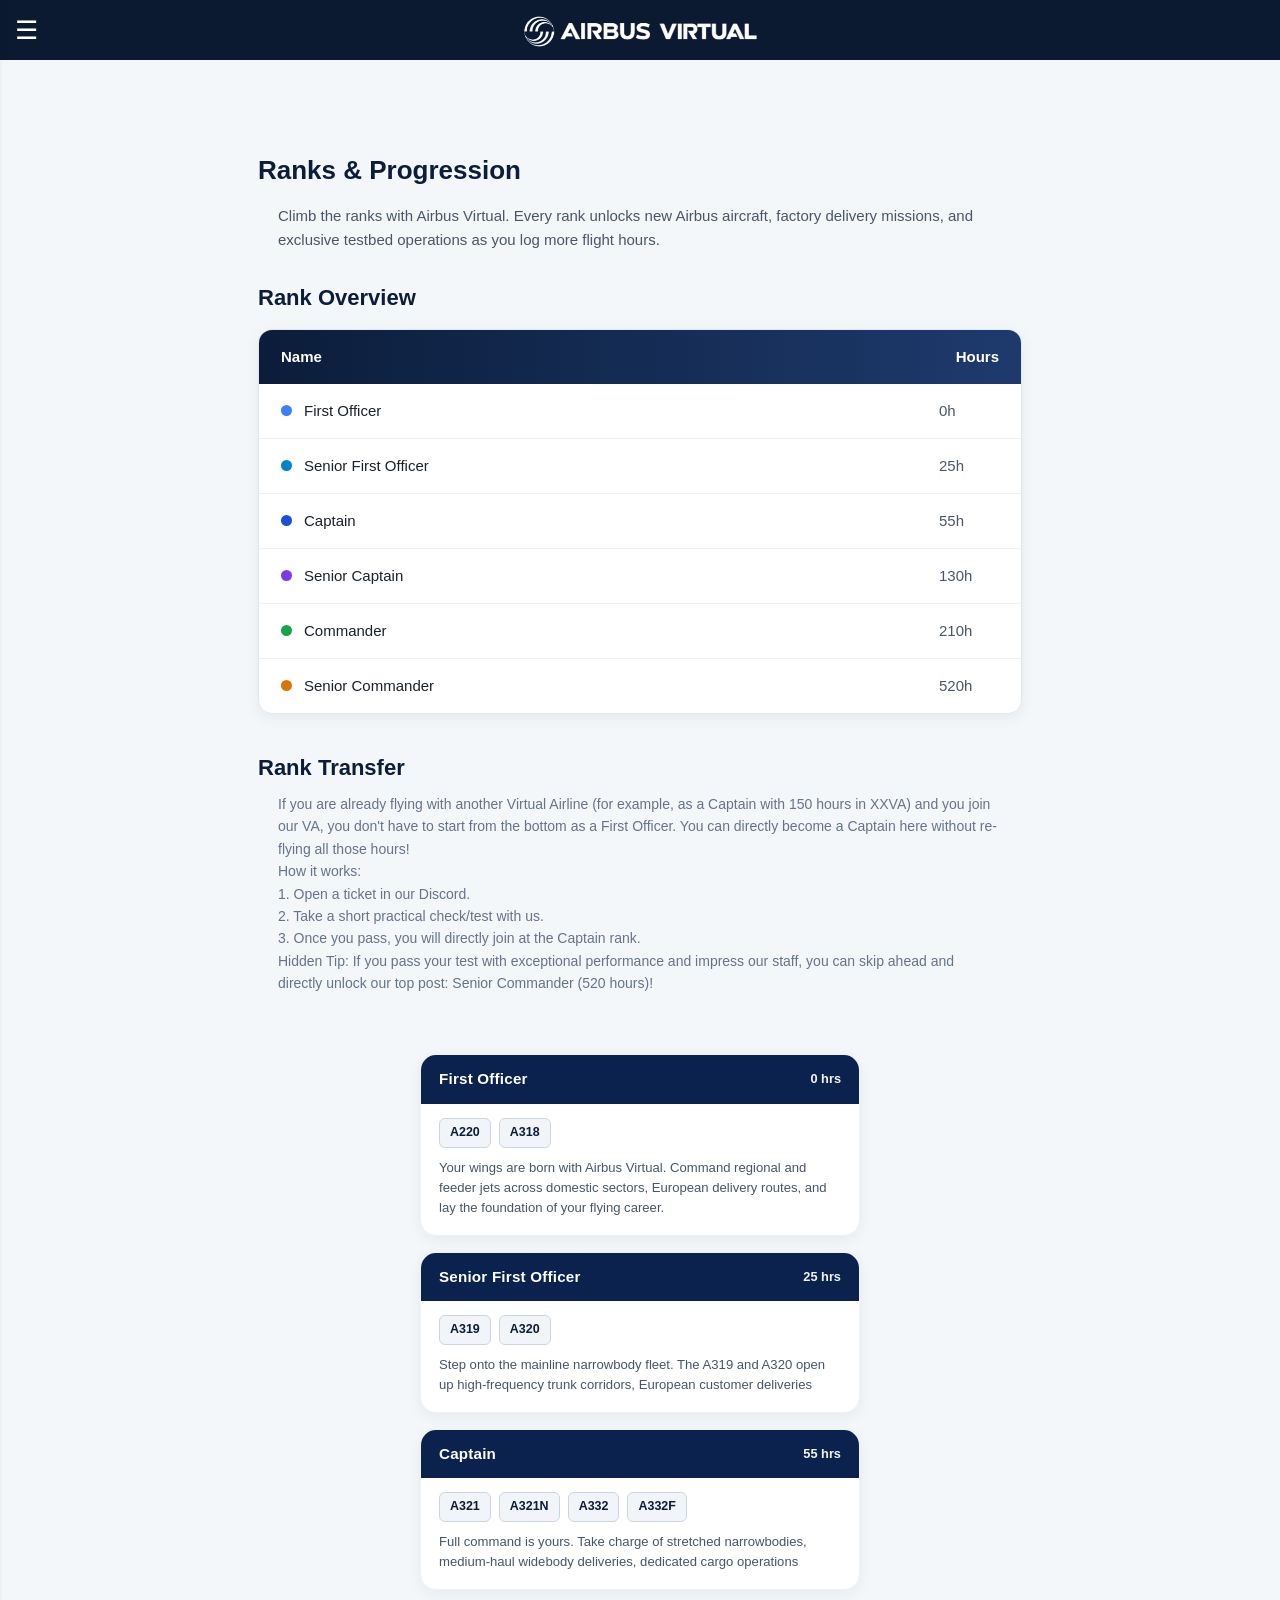
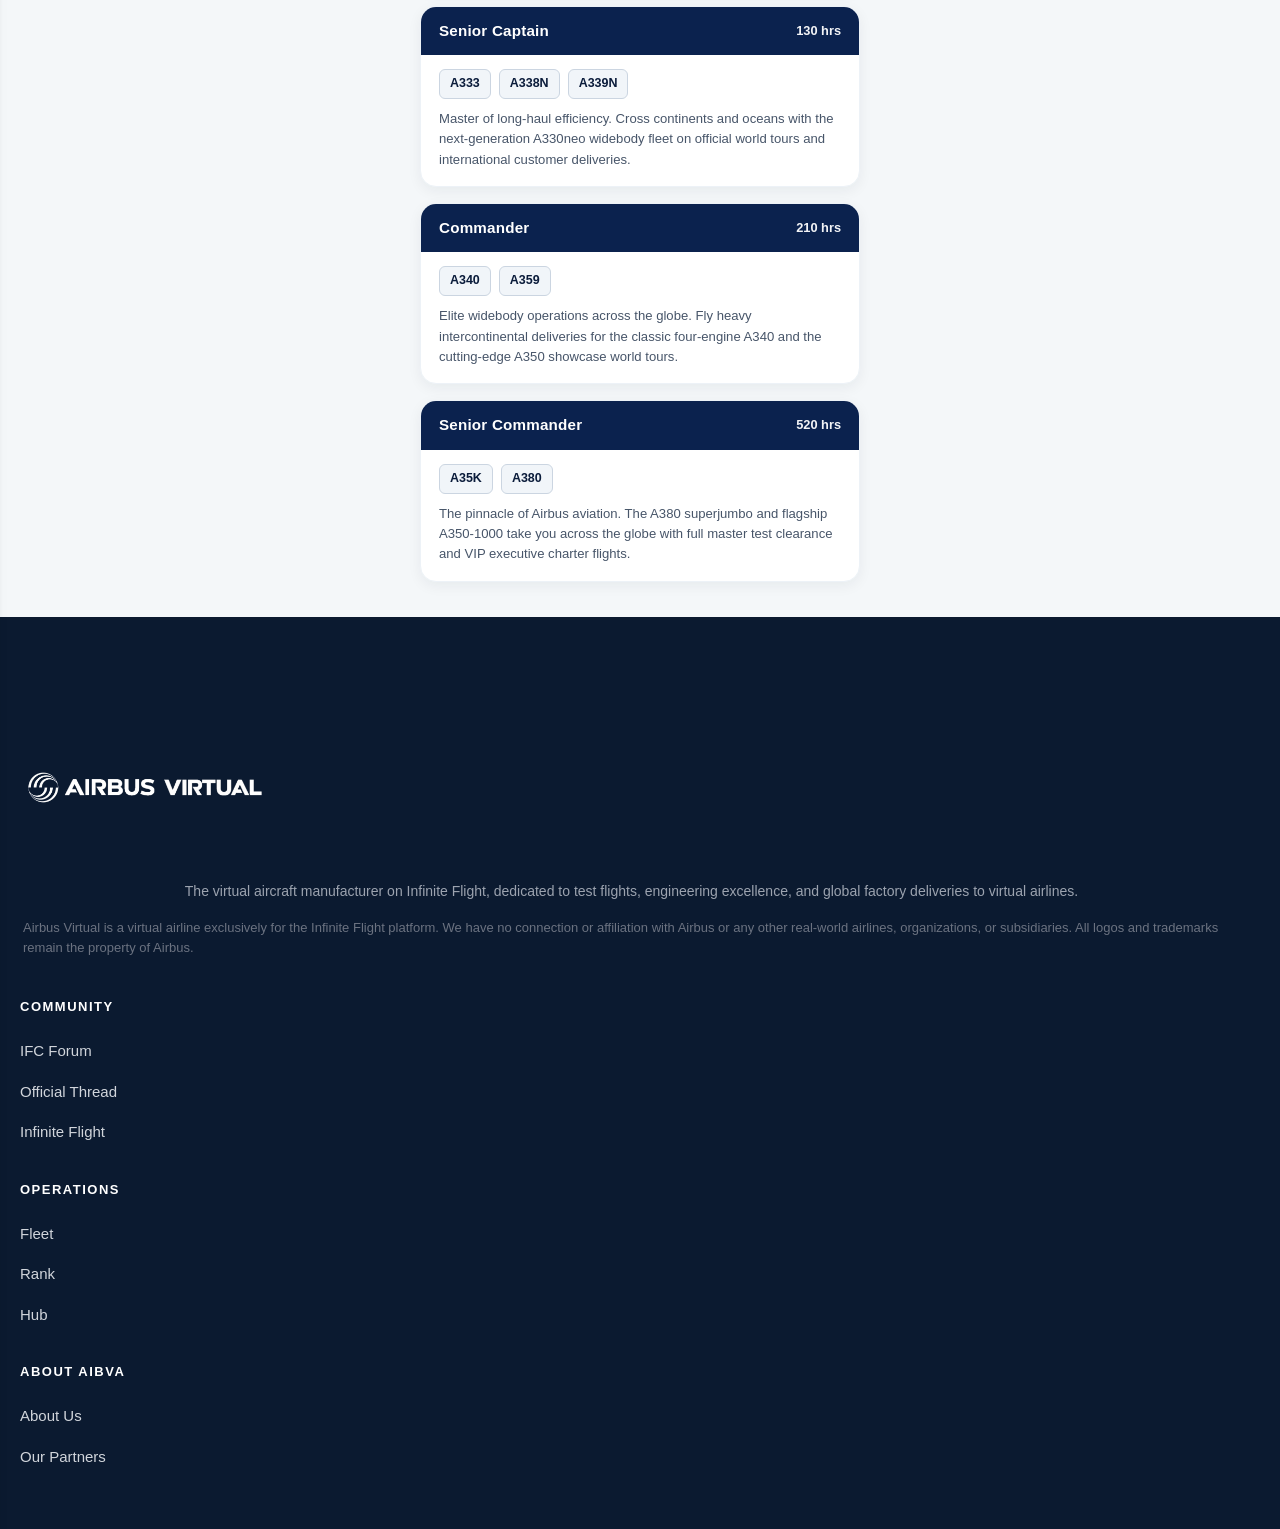
<file: rank.html>
<!DOCTYPE html>
<html lang="en">
<head>
    <meta charset="UTF-8">
    <meta name="viewport" content="width=device-width, initial-scale=1.0">
    <title>Our Staff</title>
    
    <link rel="stylesheet" href="i.css?v=99">
</head>
<body>
    
    
    <header>
        <button class="menu" onclick="togglemenu()">&#9776;</button>
        <div class="navbar">
            <div class="logo"></div>
        </div>
    </header>

    
    <div id="mymenu" class="sidemenu">
        <button class="close-btn" onclick="togglemenu()">&times;</button>
        <div class="menu-logo-container">
            <img src="abv.png" alt="Airbus Virtual Logo" class="menu-logo-img">
        </div>
        <a href="index.html">Home</a>
        <a href="about us.html">About Us</a>
        <a href="our fleet.html">Our Fleets</a>
        <a href="our hub.html">Our Hubs</a>
        <a href="our staff.html">Our Staff</a>
        <a href="apply.html">Apply</a>
        <a href="rank.html">Rank</a>
        <a href="tadm.html">Testbed And Delivery Missions</a>
    </div>
        <main class="ranks-main">
    <section class="ranks-intro">
        <h1 class="main-heading">Ranks & Progression</h1>
        <p class="sub-description">
            Climb the ranks with Airbus Virtual. Every rank unlocks new Airbus aircraft, factory delivery missions, and exclusive testbed operations as you log more flight hours.
        </p>
    </section>

    <section class="overview-section">
        <h2 class="section-heading">Rank Overview</h2>
        
        <div class="overview-card">
            <div class="overview-header">
                <span>Name</span>
                <span>Hours</span>
            </div>

            <div class="overview-row">
                <div class="rank-name-cell">
                    <span class="status-dot dot-fo"></span> First Officer
                </div>
                <div class="rank-hours-cell">0h</div>
            </div>

            <div class="overview-row">
                <div class="rank-name-cell">
                    <span class="status-dot dot-sfo"></span> Senior First Officer
                </div>
                <div class="rank-hours-cell">25h</div>
            </div>

            <div class="overview-row">
                <div class="rank-name-cell">
                    <span class="status-dot dot-capt"></span> Captain
                </div>
                <div class="rank-hours-cell">55h</div>
            </div>

            <div class="overview-row">
                <div class="rank-name-cell">
                    <span class="status-dot dot-scapt"></span> Senior Captain
                </div>
                <div class="rank-hours-cell">130h</div>
            </div>

            <div class="overview-row">
                <div class="rank-name-cell">
                    <span class="status-dot dot-cmdr"></span> Commander
                </div>
                <div class="rank-hours-cell">210h</div>
            </div>

            <div class="overview-row">
                <div class="rank-name-cell">
                    <span class="status-dot dot-scmdr"></span> Senior Commander
                </div>
                <div class="rank-hours-cell">520h</div>
            </div>
        </div>
    </section>

    <section class="structure-section">
        <h2 class="section-heading">Rank Transfer</h2>
        <p class="structure-note">If you are already flying with another Virtual Airline (for example, as a Captain with 150 hours in XXVA) and you join our VA, you don't have to start from the bottom as a First Officer. You can directly become a Captain here without re-flying all those hours!
<br>
How it works:
<br>
1. Open a ticket in our Discord.
<br>
2. Take a short practical check/test with us.
<br>
3. Once you pass, you will directly join at the Captain rank.
<br>
Hidden Tip: If you pass your test with exceptional performance and impress our staff, you can skip ahead and directly unlock our top post: Senior Commander (520 hours)!</p>
    </section>
</main>

    
    <div class="ranks-section">
  <div class="rank-container">

    <div class="rank-card">
      <div class="rank-header-bar">
        <span class="rank-title">First Officer</span>
        <span class="rank-hours">0 hrs</span>
      </div>
      <div class="rank-fleet">
        <span class="fleet-tag">A220</span>
        <span class="fleet-tag">A318</span>
      </div>
      <p class="rank-desc">Your wings are born with Airbus Virtual. Command regional and feeder jets across domestic sectors, European delivery routes, and lay the foundation of your flying career.</p>
    </div>

    <div class="rank-card">
      <div class="rank-header-bar">
        <span class="rank-title">Senior First Officer</span>
        <span class="rank-hours">25 hrs</span>
      </div>
      <div class="rank-fleet">
        <span class="fleet-tag">A319</span>
        <span class="fleet-tag">A320</span>
      </div>
      <p class="rank-desc">Step onto the mainline narrowbody fleet. The A319 and A320 open up high-frequency trunk corridors, European customer deliveries</p>
    </div>

    <div class="rank-card">
      <div class="rank-header-bar">
        <span class="rank-title">Captain</span>
        <span class="rank-hours">55 hrs</span>
      </div>
      <div class="rank-fleet">
        <span class="fleet-tag">A321</span>
        <span class="fleet-tag">A321N</span>
        <span class="fleet-tag">A332</span>
        <span class="fleet-tag">A332F</span>
      </div>
      <p class="rank-desc">Full command is yours. Take charge of stretched narrowbodies, medium-haul widebody deliveries, dedicated cargo operations</p>
    </div>

    <div class="rank-card">
      <div class="rank-header-bar">
        <span class="rank-title">Senior Captain</span>
        <span class="rank-hours">130 hrs</span>
      </div>
      <div class="rank-fleet">
        <span class="fleet-tag">A333</span>
        <span class="fleet-tag">A338N</span>
        <span class="fleet-tag">A339N</span>
      </div>
      <p class="rank-desc">Master of long-haul efficiency. Cross continents and oceans with the next-generation A330neo widebody fleet on official world tours and international customer deliveries.</p>
    </div>

    <div class="rank-card">
      <div class="rank-header-bar">
        <span class="rank-title">Commander</span>
        <span class="rank-hours">210 hrs</span>
      </div>
      <div class="rank-fleet">
        <span class="fleet-tag">A340</span>
        <span class="fleet-tag">A359</span>
      </div>
      <p class="rank-desc">Elite widebody operations across the globe. Fly heavy intercontinental deliveries for the classic four-engine A340 and the cutting-edge A350 showcase world tours.</p>
    </div>

    <div class="rank-card">
      <div class="rank-header-bar">
        <span class="rank-title">Senior Commander</span>
        <span class="rank-hours">520 hrs</span>
      </div>
      <div class="rank-fleet">
        <span class="fleet-tag">A35K</span>
        <span class="fleet-tag">A380</span>
      </div>
      <p class="rank-desc">The pinnacle of Airbus aviation. The A380 superjumbo and flagship A350-1000 take you across the globe with full master test clearance and VIP executive charter flights.</p>
    </div>

  </div>
</div>

    
    <script src="i.js"></script>
  <footer class="footer-container">
    <div class="footer-brand-section">
        <img class="footer-logo" src="abv.png" alt="Airbus Virtual Logo">
        
        <p class="footer-description">
            The virtual aircraft manufacturer on Infinite Flight, dedicated to test flights, engineering excellence, and global factory deliveries to virtual airlines.
        </p>
        
        <p class="footer-disclaimer">
                Airbus Virtual is a virtual airline exclusively for the Infinite Flight platform. We have no connection or affiliation with Airbus or any other real-world airlines, organizations, or subsidiaries. All logos and trademarks remain the property of Airbus.
        </p>
    </div>
    <div class="footer-links-section">
        <div class="footer-column">
            <h4>COMMUNITY</h4>
            <ul>
                <li><a href="#">IFC Forum</a></li>
                <li><a href="#">Official Thread</a></li>
                <li><a href="#">Infinite Flight</a></li>
            </ul>
        </div>

        <div class="footer-column">
            <h4>OPERATIONS</h4>
            <ul>
                <li><a href="our fleet">Fleet</a></li>
                <li><a href="rank">Rank</a></li>
                <li><a href="our hub">Hub</a></li>
            </ul>
        </div>

        <div class="footer-column">
            <h4>ABOUT AIBVA</h4>
            <ul>
                <li><a href="about us">About Us</a></li>
                <li><a href="#">Our Partners</a></li>
            </ul>
        </div>
    </div>
  </footer>
</body>
</html>
</file>
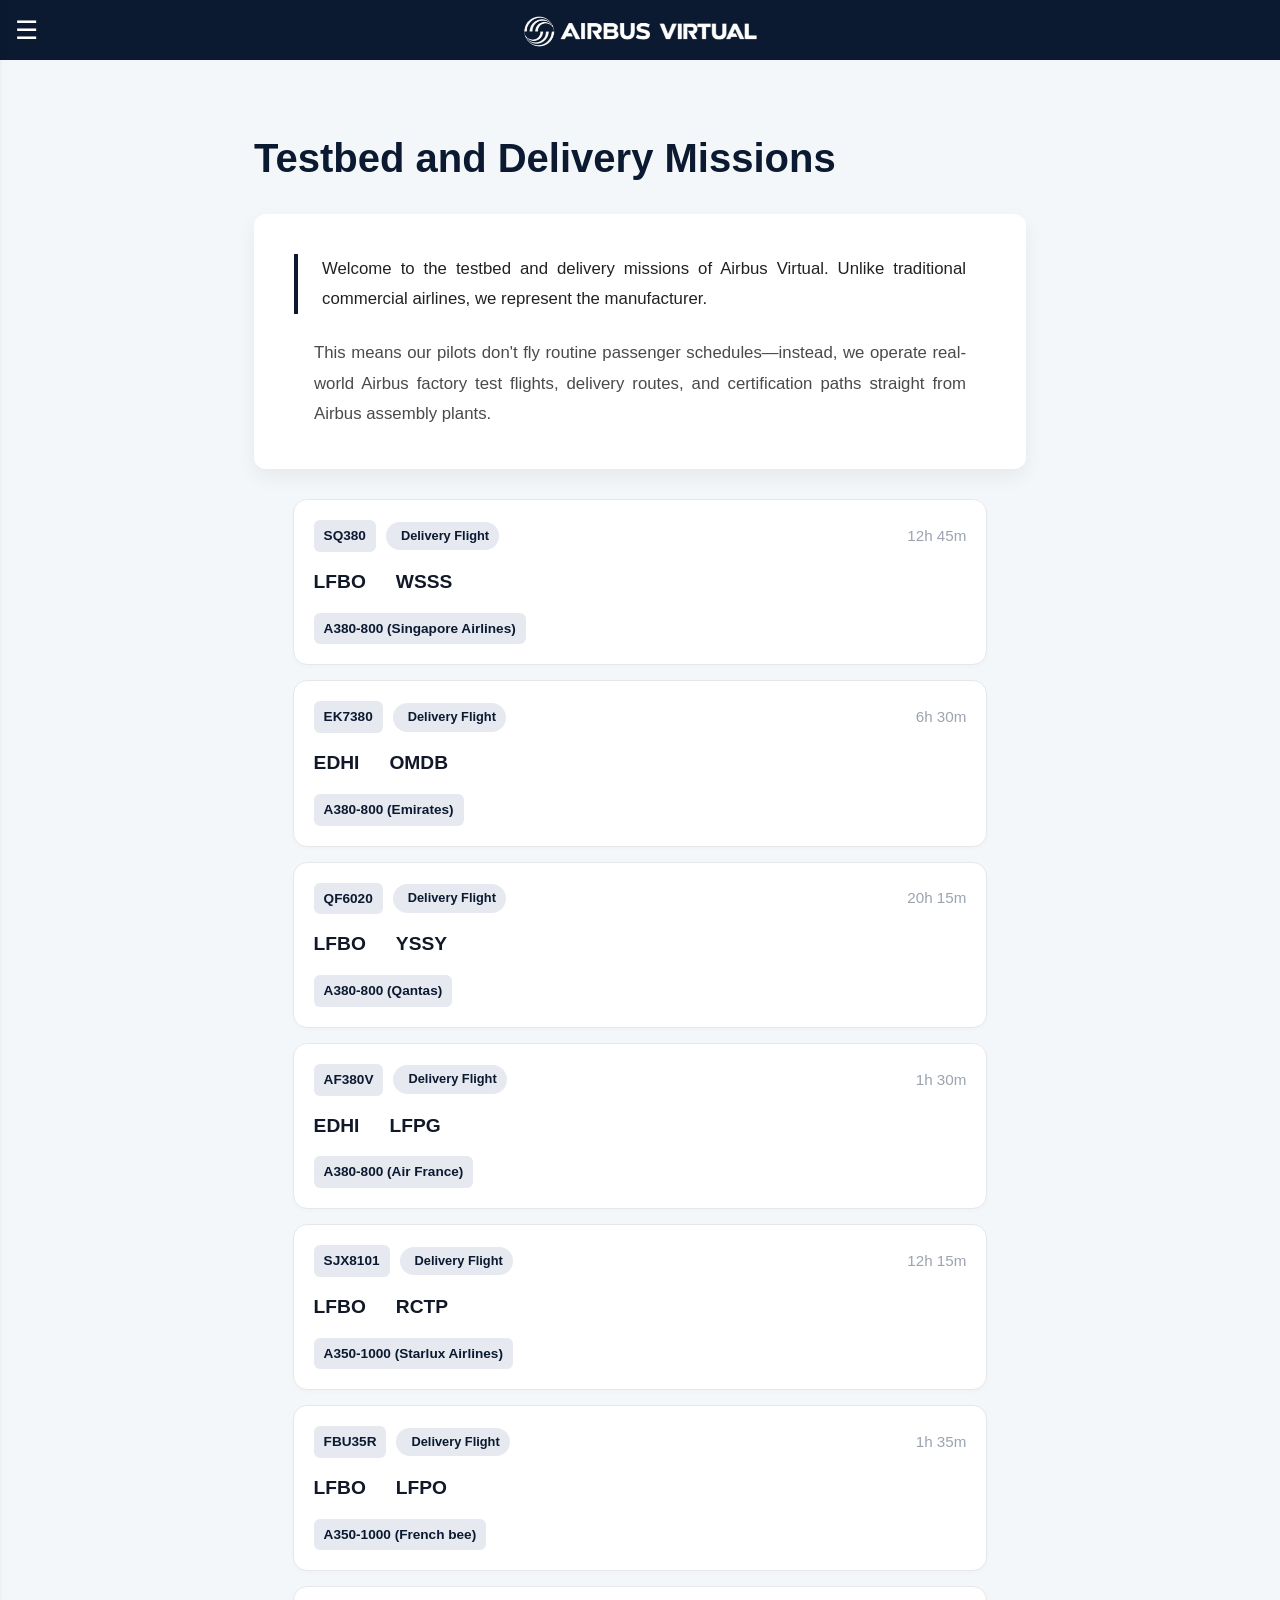
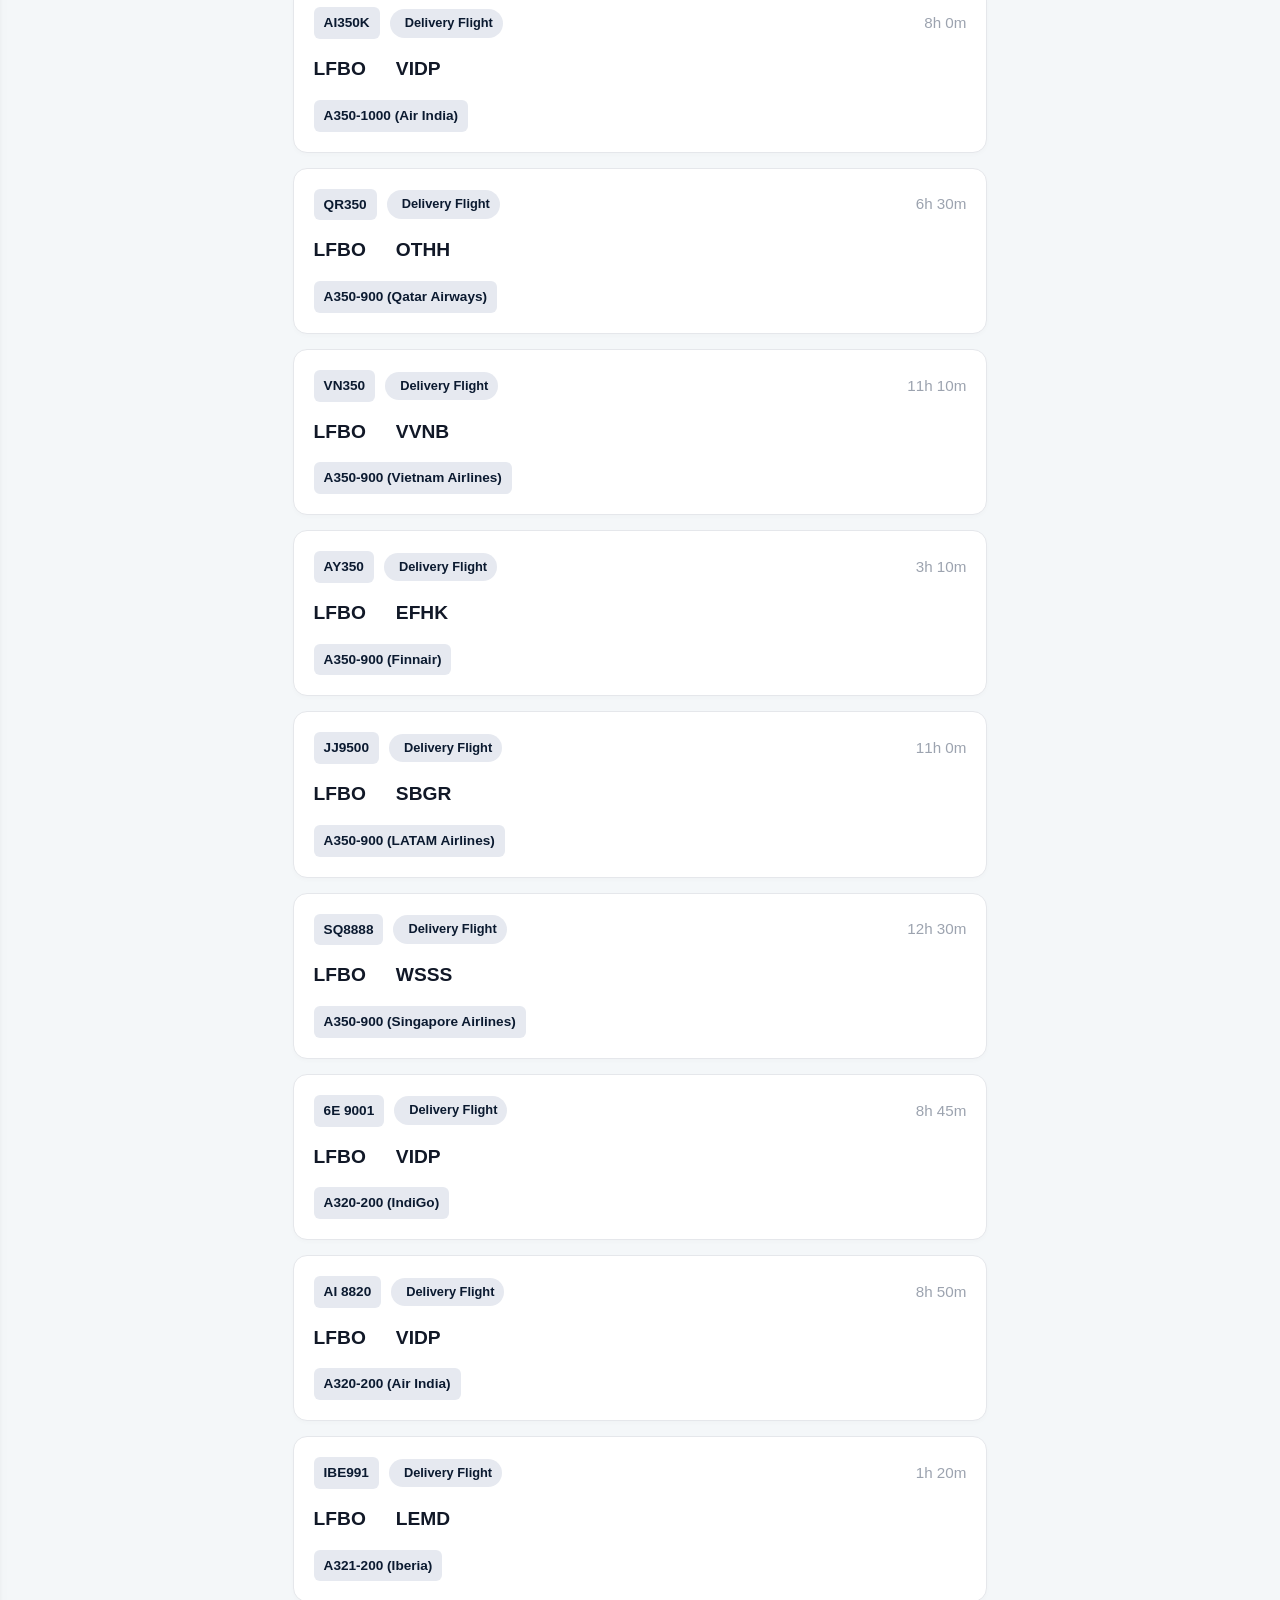
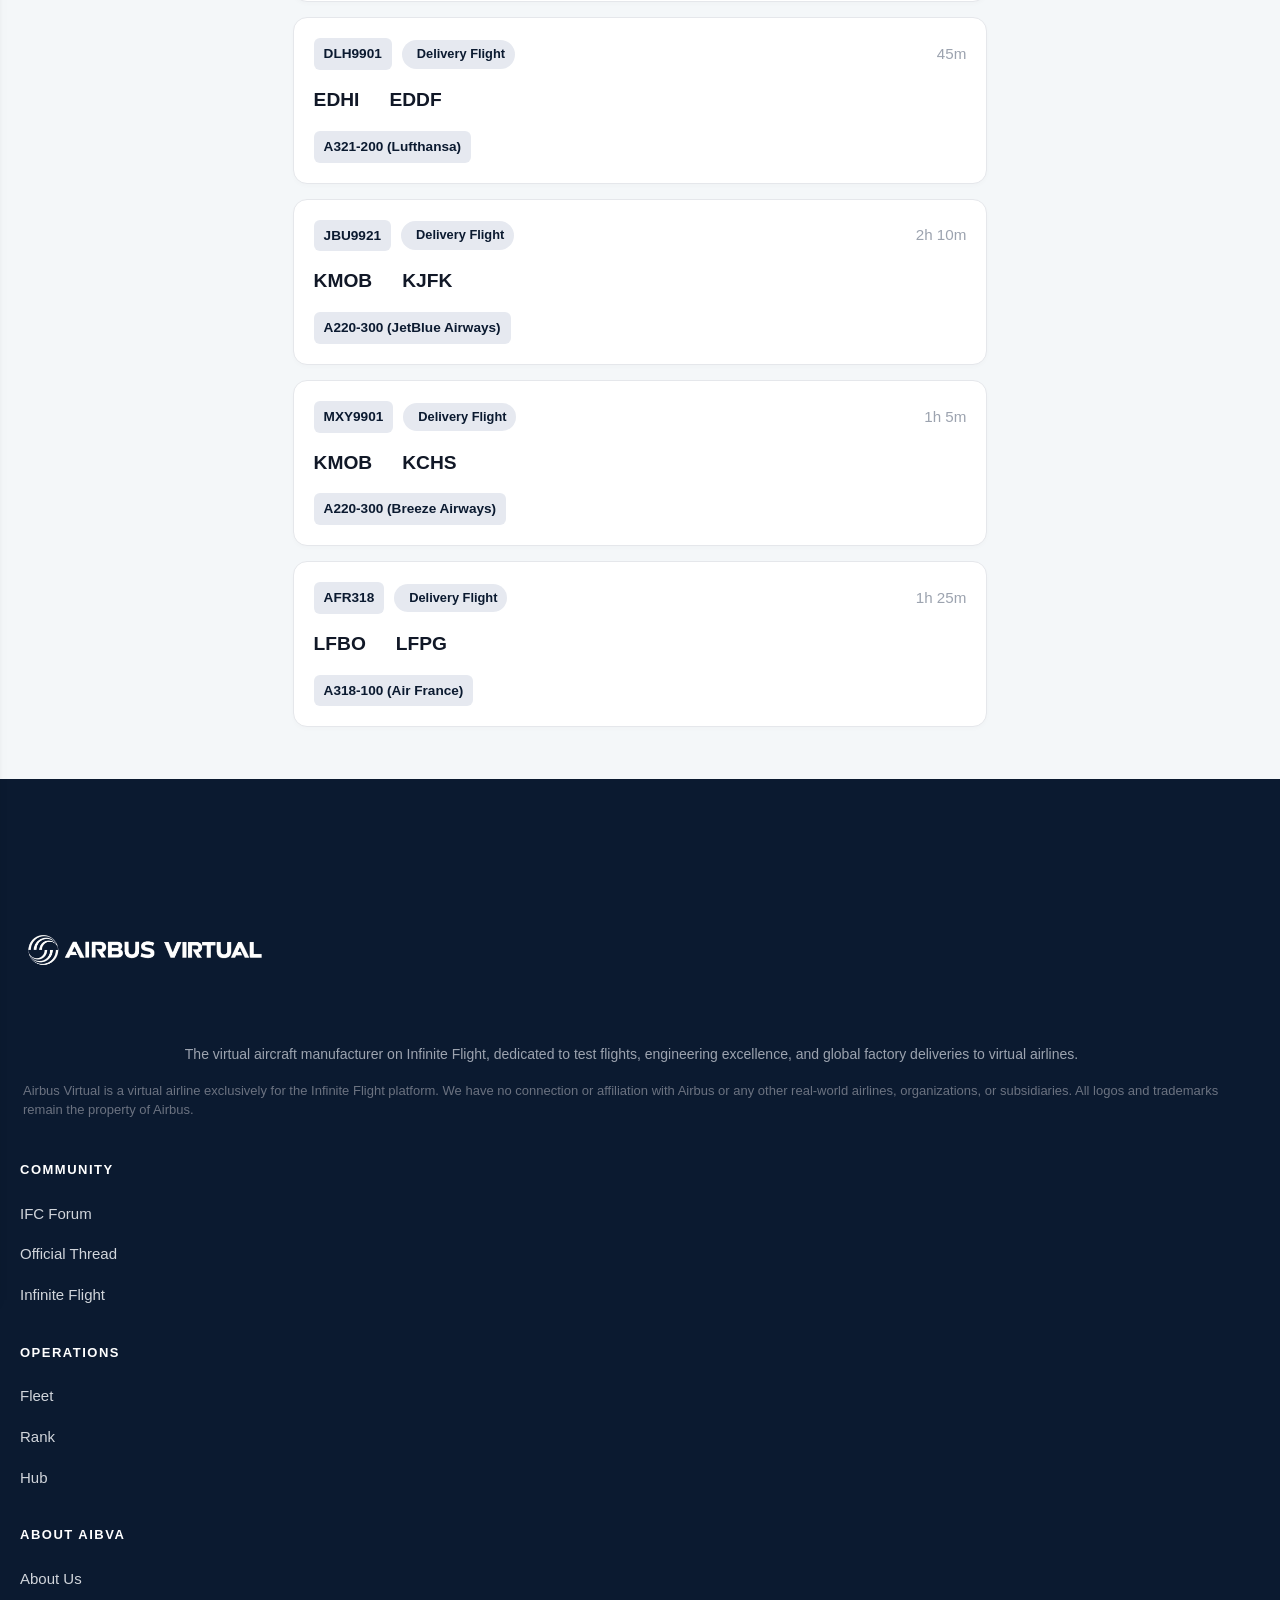
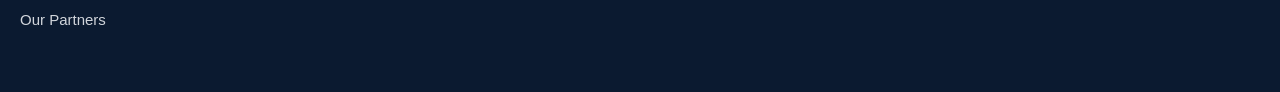
<file: tadm.html>
<!DOCTYPE html>
<html lang="en">
<head>
    <meta charset="UTF-8">
    <meta name="viewport" content="width=device-width, initial-scale=1.0">
    <title>Our Staff</title>
    <link rel="stylesheet" href="i.css?v=2">
</head>
<body>
    <header>
        <button class="menu" onclick="togglemenu()">&#9776;</button>
        <div class="navbar">
            <div class="logo"></div>
        </div>
    </header>
    <div id="mymenu" class="sidemenu">
        <button class="close-btn" onclick="togglemenu()">&times;</button>
        <div class="menu-logo-container">
            <img src="abv.png" alt="Airbus Virtual Logo" class="menu-logo-img">
        </div>
        <a href="index.html">Home</a>
        <a href="about us.html">About Us</a>
        <a href="our fleet.html">Our Fleets</a>
        <a href="our hub.html">Our Hubs</a>
        <a href="our staff.html">Our Staff</a>
        <a href="apply.html">Apply</a>
        <a href="rank.html">Rank</a>
        <a href="tadm.html">Testbed And Delivery Missions</a>
    </div>
    <script src="i.js"></script>
<main class="info-container">
    <h1 class="info-title">Testbed and Delivery Missions</h1>
    
    <div class="info-card">
        <p class="highlight-line">
            Welcome to the testbed and delivery missions of Airbus Virtual. Unlike traditional commercial airlines, we represent the manufacturer.
        </p>
        
        <p>
            This means our pilots don't fly routine passenger schedules—instead, we operate real-world Airbus factory test flights, delivery routes, and certification paths straight from Airbus assembly plants.
        </p>
    </div>
<main class="route-db-container" id="route-container">
</main>
</main>
  <footer class="footer-container">
    <div class="footer-brand-section">
        <img class="footer-logo" src="abv.png" alt="Airbus Virtual Logo">
        
        <p class="footer-description">
            The virtual aircraft manufacturer on Infinite Flight, dedicated to test flights, engineering excellence, and global factory deliveries to virtual airlines.
        </p>
        
        <p class="footer-disclaimer">
                Airbus Virtual is a virtual airline exclusively for the Infinite Flight platform. We have no connection or affiliation with Airbus or any other real-world airlines, organizations, or subsidiaries. All logos and trademarks remain the property of Airbus.
        </p>
    </div>
    <div class="footer-links-section">
        <div class="footer-column">
            <h4>COMMUNITY</h4>
            <ul>
                <li><a href="#">IFC Forum</a></li>
                <li><a href="#">Official Thread</a></li>
                <li><a href="#">Infinite Flight</a></li>
            </ul>
        </div>

        <div class="footer-column">
            <h4>OPERATIONS</h4>
            <ul>
                <li><a href="our fleet">Fleet</a></li>
                <li><a href="rank">Rank</a></li>
                <li><a href="our hub">Hub</a></li>
            </ul>
        </div>

        <div class="footer-column">
            <h4>ABOUT AIBVA</h4>
            <ul>
                <li><a href="about us">About Us</a></li>
                <li><a href="#">Our Partners</a></li>
            </ul>
        </div>
    </div>
  </footer>
</body>
</html>
</file>
<file: i.css>
* {
  margin: 0;
  padding: 0;
  font-family: arial;
  box-sizing: border-box;
}

.header {
  height: 60px;
  width: 100px
}

.navbar {
  height: 60px;
  width: 100%;
  background-color: #0b1a30;
  display: flex;
  align-items: center;
  position: fixed;
  z-index: 100 !important;
}

.logo {
  background-image: url("abv.png");
  background-size: contain;
  height: 140px;
  width: 100%;
  background-position: center;
  background-repeat: no-repeat;
  position: fixed;
}

.footer-container {
    background-color: #0b1a30; 
    padding: 40px 20px 60px 20px;
    font-family: Arial, sans-serif;
    display: flex;
    flex-direction: column;
    gap: 40px; 
}

.footer-brand-section {
    display: flex;
    flex-direction: column;
    align-items: flex-start;
}

.footer-logo {
    max-width: 250px;
    height: auto;
    margin-bottom: 25px;
}

.footer-description {
    color: #9ca3af;
    font-size: 14px;
    line-height: 1.5;
    margin-top: 0;
    margin-bottom: 16px;
    text-align: left;
    padding-left: 3px;
}

.footer-disclaimer {
    color: #6b7280;
    font-size: 13px;
    line-height: 1.5;
    margin: 0;
    text-align: left;
     padding-left: 3px;
}

.footer-links-section {
    display: flex;
    flex-direction: column;
    gap: 35px; 
}

.footer-column {
    display: flex;
    flex-direction: column;
    align-items: flex-start;
}

.footer-column h4 {
    color: #ffffff;
    font-size: 13px;
    font-weight: bold;
    letter-spacing: 1.5px;
    margin-top: 0;
    margin-bottom: 20px;
}

.footer-column ul {
    list-style-type: none;
    padding: 0;
    margin: 0;
    display: flex;
    flex-direction: column;
    gap: 15px; 
}

.footer-column ul li a {
    color: #d1d5db; 
    text-decoration: none;
    font-size: 15px;
}

.footer-column ul li a:hover {
    color: #ffffff;
    text-decoration: underline;
}

.menu {
  position: fixed;
  top: 11px;
  left: 15px;
  background: transparent;
  border: none;
  color: white;
  font-size: 26px;
  cursor: pointer;
  z-index: 1000;
}

.sidemenu {
    position: fixed;
    top: 0;
    left: -260px;
    width: 250px;
    height: 500vh;
    background-color: #081220;
    box-shadow: 2px 0 10px rgba(0, 0, 0, 0.5);
    display: flex;
    flex-direction: column;
    padding: 60px 20px 80px;
    gap: 15px;
    transition: left 0.3s ease;
    z-index: 2000;
    overflow-y: auto;
}

.sidemenu.active {
  left: 0;
}

.sidemenu a {
  color: #ffffff;
  text-decoration: none;
  font-size: 16px;
  padding: 10px;
  border-radius: 6px;
  transition: 0.2s;
}

.sidemenu a:hover {
  background-color: #122849;
}

.close-btn {
  position: absolute;
  top: 15px;
  right: 15px;
  background: transparent;
  border: none;
  color: white;
  font-size: 28px;
  cursor: pointer;
}

.menu-logo-container {
  width: 100%;
  display: flex;
  justify-content: center;
  align-items: center;
  margin-bottom: 25px;
  padding-bottom: 15px;
  border-bottom: 1px solid rgba(255, 255, 255, 0.1);
}

.menu-logo-img {
  max-width: 190px;
  height: auto;
  display: block;
}

img {
  height: auto;
  width: 100%;
  padding-top: 59px;
}

.welcome {
  text-align: left;
  padding-left: 23px;
  font-weight: 400;
  color: #0b1a30;
  font-size: 3rem;
  font-weight: bold;
}

.wl {
  text-align: left;
  font-family: 'Inter', sans-serif;
}

body {
  background-color: #F2F5F9;
}

.cta-center-wrapper {
  display: flex;
  justify-content: center;
  align-items: center;
  text-align: center;
  width: 100%;
  margin: 35px 0;
  position: relative;
}

.apply-btn {
  display: inline-flex;
  justify-content: center;
  align-items: center;
  gap: 12px;
  width: 85%;
  max-width: 255px;
  padding: 15px 32px;
  color: #ffffff;
  text-decoration: none;
  font-family: 'Inter', sans-serif;
  font-weight: 700;
  font-size: 15px;
  letter-spacing: 0.5px;
  background: #0b1a30; 
  border-radius: 8px;
  position: relative;
  z-index: 10; 
  cursor: pointer;
  pointer-events: auto;
  transition: all 0.3s cubic-bezier(0.25, 0.8, 0.25, 1);
}

.apply-btn::before {
  content: '';
  position: absolute;
  top: -2.5px;
  left: -2.5px;
  right: -2.5px;
  bottom: -2.5px;
  border-radius: 10px;
  background: linear-gradient(45deg, #0b1a30, #1e3a8a, #263a57, #10439f, #0b1a30);
  background-size: 400%;
  z-index: -1;
  opacity: 0.6; 
  animation: blueThemeLaserBorder 6s linear infinite;
}

.apply-btn .chevron {
  font-family: monospace;
  font-size: 16px;
  font-weight: bold;
  display: inline-block;
  transition: transform 0.3s ease;
}

.apply-btn:hover {
  transform: translateY(-4px);
  color: #ffffff;
}

.apply-btn:hover::before {
  opacity: 1;
  filter: drop-shadow(0 0 10px rgb(40, 47, 93)) 
          drop-shadow(0 0 20px rgba(30, 58, 138, 0.4));
}

.apply-btn:hover .chevron {
  transform: translateX(6px);
}

.apply-btn:active {
  transform: translateY(-1px);
}

@keyframes blueThemeLaserBorder {
  0% { background-position: 0% 50%; }
  50% { background-position: 100% 50%; }
  100% { background-position: 0% 50%; }
}

p {
  text-align: left;
   margin: 0 auto; 
   padding: 0 20px; 
  color: #0b1a30;
}

.au {
  font-weight: 700;
  font-size: 3rem;
}

.oprations {
  display: flex;
  justify-content: center;
  flex-direction: column;
  align-items: left;
  text-align: left;
  padding-left: 17px;
  border: 2px Solid #0b1a30;
  background-color: #0b1a30;
  height: 120px;
  color: white;
}

.df {
  display: flex;
  justify-content: center;
  flex-direction: column;
  align-items: left;
  text-align: left;
  padding-left: 17px;
  border: 2px Solid #F2F5F9;
  background-color: #F2F5F9;
  height: 120px;
  color: #0b1a30;
}

.tf {
  display: flex;
  justify-content: center;
  flex-direction: column;
  align-items: left;
  text-align: left;
  padding-left: 17px;
  border: 2px Solid #F2F5F9;
  background-color: #F2F5F9;
  height: 120px;
  color: #0b1a30;
}

.s {
  border: 0.1px Solid #0b1a30;
}

.ranks-section {
  padding: 10px 0 35px 0;
  background-color: transparent;
  font-family: -apple-system, BlinkMacSystemFont, "Segoe UI", Roboto, sans-serif;
}

.rank-container {
  width: 90%;
  max-width: 440px;
  margin: 0 auto;
  display: flex;
  flex-direction: column;
  gap: 16px;
}

.rank-card {
  background-color: #ffffff;
  border-radius: 16px;
  overflow: hidden;
  box-shadow: 0 4px 14px rgba(11, 28, 59, 0.06);
  border: 1px solid #edf2f7;
  padding-bottom: 16px;
}

.rank-header-bar {
  background-color: #0b224e;
  color: #ffffff;
  padding: 12px 18px;
  display: flex;
  justify-content: space-between;
  align-items: center;
}

.rank-title {
  font-size: 0.95rem;
  font-weight: 700;
  letter-spacing: 0.2px;
}

.rank-hours {
  font-size: 0.8rem;
  font-weight: 600;
  opacity: 0.95;
}

.rank-fleet {
  display: flex;
  flex-wrap: wrap;
  gap: 8px;
  padding: 14px 18px 0 18px;
}

.fleet-tag {
  background-color: #f1f5f9;
  color: #0b1c3b;
  border: 1px solid #cbd5e1;
  padding: 4px 10px;
  border-radius: 6px;
  font-size: 0.78rem;
  font-weight: 700;
}

.rank-desc {
  font-size: 0.82rem;
  line-height: 1.55;
  color: #475569;
  margin: 10px 0 0 0;
  padding: 0 18px;
  font-weight: 400;
}

/* --- Navbar aur Menu Position Fix --- */
.navbar {
    top: 0 !important;
    left: 0 !important;
}

.menu {
    position: fixed !important;
    top: 15px !important;
    left: 15px !important;
    background: transparent !important;
    color: #ffffff !important;
    border: none !important;
    font-size: 26px !important;
    z-index: 105 !important;
    cursor: pointer;
}

/* --- Naya About Us Professional CSS --- */
body {
    background-color: #f4f7f9;
    line-height: 1.6;
}

.about-section {
  width: 100%;
  margin-top: 0 !important;
  padding-top: 110px !important;
  padding-bottom: 50px;
}

.hero-image {
    width: 100%;
    padding-top: 0px;
    height: auto;
    display: block;
    object-fit: cover;
}

.container {
    max-width: 800px;
    margin: 0 auto;
    padding: 0 20px;
}

.section-title {
  color: #0b1a30;
  font-size: 38px;
  font-weight: 800;
  margin-top: 0px !important;
  margin-bottom: 25px;
  text-align: left;
}

.content-card {
    background-color: #ffffff;
    padding: 30px;
    border-radius: 12px;
    box-shadow: 0 4px 20px rgba(0, 0, 0, 0.05);
}

.lead-text {
    font-size: 17px;
    color: #0b1a30;
    font-weight: 600;
    border-left: 4px solid #0b1a30;
    padding-left: 15px;
    margin-bottom: 20px;
    line-height: 1.7;
}

.content-card p {
    margin-bottom: 20px;
    color: #4a5568;
    font-size: 16px;
    text-align: justify;
}

.content-card p:last-child {
    margin-bottom: 0;
}

.fleet-container {
    display: grid !important;
    grid-template-columns: repeat(auto-fit, minmax(320px, 1fr)) !important;
    gap: 25px !important;
    padding: 2rem 5% !important;
    max-width: 1400px !important;
    margin: 0 auto !important;
}

.fleet-card {
    background: white !important;
    border-radius: 12px !important;
    overflow: hidden !important;
    box-shadow: 0 10px 20px rgba(0,0,0,0.05) !important;
    display: flex !important;
    flex-direction: column !important;
}

.card-top {
    background-color: #0b1a30 !important;
    height: 220px !important; 
    min-height: 220px !important;
    max-height: 220px !important;
    padding: 1.5rem !important;
    display: flex !important;
    justify-content: center !important;
    align-items: center !important;
}

.card-top img {
    width: 100% !important;
    height: 100% !important;
    object-fit: contain !important;
    filter: drop-shadow(0 15px 10px rgba(0,0,0,0.4)) !important;
}

.card-bottom {
    padding: 1.5rem !important;
    flex-grow: 1 !important;
}

.card-bottom h2 {
    font-size: 1.4rem !important;
    color: #0b1a30 !important;
    margin: 0 0 0.5rem 0 !important;
}

.card-bottom .desc {
    font-size: 0.9rem !important;
    color: #555555 !important;
    margin-bottom: 1.2rem !important;
}

.pills-container {
    display: flex !important;
    flex-wrap: wrap !important;
    gap: 10px !important;
    margin-bottom: 1.2rem !important;
}

.pill {
    background-color: #e6e9f0 !important;
    color: #0b1a30 !important;
    padding: 5px 12px !important;
    border-radius: 20px !important;
    font-size: 0.85rem !important;
    font-weight: 600 !important;
}

.rank-info {
    display: flex !important;
    align-items: center !important;
    gap: 8px !important;
    font-size: 0.9rem !important;
    color: #1a1a1a !important;
    margin-bottom: 1.2rem !important;
    padding-top: 1rem !important;
    border-top: 1px solid #eee !important;
}

.glow-dot {
    width: 10px !important;
    height: 10px !important;
    background-color: #3a547a !important;
    border-radius: 50% !important;
    box-shadow: 0 0 8px #1b3a67 !important;
}

.info-container {
  padding: 1rem 5% 2rem 5% !important;
  max-width: 900px !important;
  margin-top: 110px !important;
  margin-left: auto !important;
  margin-right: auto !important;
  margin-bottom: 0 !important;
  font-family: Arial, sans-serif !important;
}

.info-title {
  font-size: 2.5rem !important;
  color: #0b1a30 !important;
  margin-top: 0 !important;
  margin-bottom: 1.5rem !important;
  font-weight: 800 !important;
}

.info-card {
    background: #ffffff;
    border-radius: 12px; 
    padding: 2.5rem;
    box-shadow: 0 8px 20px rgba(0,0,0,0.06);
}

.info-card p {
    font-size: 1.05rem;
    color: #4a4a4a;
    line-height: 1.8;
    margin-bottom: 1.5rem;
    text-align: justify;
}

.info-card p:last-child {
    margin-bottom: 0;
}

.highlight-line {
    border-left: 4px solid #0b1a30;
    padding-left: 1.5rem;
    color: #222222 !important;
}

@media (max-width: 768px) {
    .info-title {
        font-size: 2.2rem;
    }
    .info-card {
        padding: 1.5rem;
    }
    .info-card p {
        font-size: 1rem;
        line-height: 1.6;
    }
    .highlight-line {
        padding-left: 1rem;
    }
}


.abva-home-container {
    padding: 3rem 5%;
    max-width: 900px;
    margin: 0 auto;
    font-family: Arial, sans-serif;
}

.abva-white-box {
    background: #ffffff;
    border-radius: 12px;
    padding: 3rem;
    box-shadow: 0 8px 20px rgba(0,0,0,0.06); 
}

.abva-title {
    font-size: 2.8rem;
    color: #0b1a30; 
    margin-bottom: 1.5rem;
    font-weight: 800;
    line-height: 1.2;
    margin-top: 0;
    padding-left: 19px;
}

.abva-desc {
    font-size: 1.05rem;
    color: #4a4a4a;
    line-height: 1.8;
    margin-bottom: 2.5rem;
    text-align: justify;
}

.abva-btn-container {
    text-align: center;
}


@media (max-width: 768px) {
    .abva-white-box {
        padding: 2rem 1.5rem;
    }
    .abva-title {
        font-size: 2.2rem;
    }
    .abva-desc {
        font-size: 1rem;
    }
    .apply-btn {
        width: 100%;
        box-sizing: border-box;
    }
}

.operations-container {
    padding: 3rem 5%;
    max-width: 900px;
    margin: 0 auto;
    font-family: Arial, sans-serif;
}

.operations-white-box {
    background: #ffffff;
    border-radius: 12px;
    padding: 3rem;
    box-shadow: 0 8px 20px rgba(0,0,0,0.06);
}

.ops-header {
    margin-bottom: 2rem;
}

.ops-title {
    font-size: 2.8rem;
    color: #0b1a30; 
    margin-bottom: 0.5rem;
    font-weight: 800;
    margin-top: 0;
    text-transform: capitalize;
}

.ops-desc {
    font-size: 1.1rem;
    color: #4a4a4a;
    line-height: 1.6;
    margin: 0;
}

.ops-divider {
    border: 0;
    height: 1px;
    background-color: #e0e0e0; 
    margin: 2rem 0;
}

.ops-item {
    margin-bottom: 1.5rem;
}

.ops-item:last-child {
    margin-bottom: 0;
}

.ops-subtitle {
    font-size: 1.8rem;
    color: #0b1a30;
    margin-bottom: 0.8rem;
    font-weight: 700;
    margin-top: 0;
}

.ops-text {
    font-size: 1.05rem;
    color: #555555;
    line-height: 1.7;
    margin: 0;
}

@media (max-width: 768px) {
    .operations-white-box {
        padding: 2rem 1.5rem;
    }
    .ops-title {
        font-size: 2.2rem;
    }
    .ops-subtitle {
        font-size: 1.5rem;
    }
    .ops-text, .ops-desc {
        font-size: 1rem;
    }
    .ops-divider {
        margin: 1.5rem 0;
    }
}


.apply-req-container {
    padding: 3rem 5%;
    max-width: 900px;
    margin: 0 auto;
    font-family: Arial, sans-serif;
}

.apply-req-title {
    font-size: 2.5rem;
    color: #0b1a30; 
    margin-bottom: 1.5rem;
    font-weight: 800;
    margin-top: 0;
}

.apply-req-card {
    background: #ffffff;
    border-radius: 12px;
    padding: 2.5rem 3rem;
    box-shadow: 0 8px 20px rgba(0,0,0,0.06);
}

.req-list {
    list-style: none; 
    padding: 0;
    margin: 0;
}

.req-list li {
    font-size: 1.1rem;
    color: #4a4a4a;
    margin-bottom: 1.2rem;
    display: flex;
    align-items: flex-start; 
    gap: 12px;
    line-height: 1.6;
}

.req-list li:last-child {
    margin-bottom: 0;
}

.req-list li i {
    color: #0b1a30; 
    font-size: 1.2rem;
    margin-top: 4px; 
}

@media (max-width: 768px) {
    .apply-req-card {
        padding: 2rem 1.5rem;
    }
    .apply-req-title {
        font-size: 2.2rem;
    }
    .req-list li {
        font-size: 1rem;
    }
}

.criteria-container {
    display: flex;
    flex-direction: column;
    gap: 12px;
    max-width: 800px;
    margin: 100px auto 2rem auto;
    padding: 0 20px; 
    font-family: Arial, sans-serif;
}

.criteria-box {
    display: flex;
    align-items: center;
    background-color: #ffffff;
    border-radius: 12px;
    padding: 16px 20px;
    box-shadow: 0 4px 10px rgba(0,0,0,0.08);
}

.criteria-icon {
    background-color: #0b1a30; 
    color: #ffffff;
    width: 42px;
    height: 42px;
    border-radius: 10px;
    display: flex;
    justify-content: center;
    align-items: center;
    font-size: 1.1rem;
    margin-right: 15px;
    flex-shrink: 0;
}

.criteria-title {
    flex-grow: 1;
    color: #555555;
    font-size: 1.05rem;
    font-weight: 600;
}

.criteria-value {
    color: #0b1a30; 
    font-size: 1rem;
    font-weight: 800;
    text-align: right;
    white-space: nowrap; 
}

@media (max-width: 768px) {
    .criteria-container {
        padding: 0 15px;
    }
    .criteria-box {
        padding: 12px 10px; 
    }
    .criteria-icon {
        width: 32px;
        height: 32px;
        font-size: 0.9rem;
        margin-right: 10px;
    }
    .criteria-title {
        font-size: 0.85rem;
    }
    .criteria-value {
        font-size: 0.70rem;
    }
}

.route-db-container {
    padding: 20px 5%;
    max-width: 900px;
    margin: 0 auto;
    font-family: Arial, sans-serif;
    display: flex;
    flex-direction: column;
    gap: 15px;
}

.route-card {
    background: #ffffff;
    border: 1.5px solid #e5e7eb;
    border-radius: 14px;
    padding: 20px;
    box-shadow: 0 2px 4px rgba(0,0,0,0.02);
    transition: border-color 0.2s ease, transform 0.2s ease;
}

.route-card:hover {
    border-color: #0b1a30;
    transform: translateY(-2px); 
}

.route-header {
    display: flex;
    justify-content: space-between;
    align-items: center;
    margin-bottom: 15px;
}

.route-badges {
    display: flex;
    align-items: center;
    gap: 10px;
    flex-wrap: wrap;
}

.badge-theme {
    background-color: #e6e9f0; 
    color: #0b1a30; 
    font-size: 0.85rem;
    font-weight: 700;
    padding: 5px 10px;
    border-radius: 6px;
}

.badge-delivery {
    color: #0b1a30; 
    background-color: #e6e9f0;
    font-size: 0.80rem;
    font-weight: 700;
    padding: 4px 10px;
    border-radius: 20px; 
    display: flex;
    align-items: center;
    gap: 5px;
}

.map-icon {
    color: #9ca3af;
    font-size: 1.1rem;
    margin-left: 5px;
    cursor: pointer;
}

.route-duration {
    color: #9ca3af;
    font-size: 0.95rem;
    font-weight: 500;
}

.route-path {
    font-size: 1.2rem;
    color: #111827;
    margin-bottom: 15px;
    display: flex;
    align-items: center;
    gap: 15px;
}

.route-path strong {
    font-weight: 700;
}

.route-path i {
    color: #9ca3af;
    font-size: 0.9rem;
}

.route-fleet {
    display: flex;
    align-items: center;
    gap: 8px;
    flex-wrap: wrap;
}

@media (max-width: 768px) {
    .route-card {
        padding: 15px;
    }
    .route-header {
        flex-direction: column;
        align-items: flex-start;
        gap: 10px;
    }
    .route-path {
        font-size: 1.05rem;
    }
    .badge-theme, .badge-delivery {
        font-size: 0.8rem;
        padding: 4px 8px;
    }
}

.staff-wrapper {
    padding: 20px 5%;
    max-width: 800px;
    margin: 0 auto;
    font-family: Arial, sans-serif;
}

.staff-container {
    background-color: #ffffff;
    border-radius: 20px;
    padding: 50px 10px; 
    position: relative;
    text-align: center;
    box-shadow: 0 4px 20px rgba(0,0,0,0.03);
    overflow: hidden;
}

.staff-container::before {
    content: '';
    position: absolute;
    top: 40px;
    bottom: 40px;
    left: 50%;
    width: 2px;
    background-color: #e5e7eb;
    transform: translateX(-50%);
    z-index: 1;
}

.staff-category {
    position: relative;
    z-index: 2; 
    background-color: #ffffff; 
    display: inline-block;
    padding: 10px 20px;
    font-size: 1.1rem;
    font-weight: 800;
    color: #0b1a30; 
    text-transform: uppercase;
    letter-spacing: 1px;
    margin: 40px 0 20px 0;
}

.staff-card {
    position: relative;
    z-index: 2;
    background-color: #0b1a30; 
    display: flex;
    align-items: center;
    padding: 10px 20px 10px 12px; 
    border-radius: 12px; 
    width: 320px; 
    max-width: 85%; 
    margin: 12px auto;
    text-align: left;
    box-shadow: 0 6px 15px rgba(11, 26, 48, 0.2);
    transition: transform 0.2s ease;
}

.staff-card:hover {
    transform: translateY(-3px);
}

.staff-dp-box {
    width: 50px !important;
    height: 50px !important;
    min-width: 50px !important;
    min-height: 50px !important;
    max-width: 50px !important;
    max-height: 50px !important;
    border-radius: 50% !important;
    background-color: #1a2a45 !important;
    border: 2px solid rgba(255, 255, 255, 0.2) !important;
    margin-right: 15px !important;
    flex-shrink: 0 !important;
    overflow: hidden !important; 
    display: flex !important;
    align-items: center !important;
    justify-content: center !important;
}

.staff-dp {
    width: 100% !important;
    height: 100% !important;
    object-fit: cover !important;
    border-radius: 50% !important;
    color: #ffffff !important;
    font-size: 13px !important;
    font-weight: bold !important;
    text-align: center !important;
    background-color: transparent !important;
    border: none !important;
    margin: 0 !important;
    padding: 0 !important;
}

.staff-info {
    display: flex;
    flex-direction: column;
    justify-content: center;
    overflow: hidden; 
}

.staff-name {
    color: #ffffff;
    font-size: 1.1rem;
    font-weight: 700;
    margin-bottom: 4px;
}

.staff-name a {
    color: #ffffff;
    text-decoration: none;
}

.staff-role {
    color: rgba(255, 255, 255, 0.75);
    font-size: 0.75rem;
    font-weight: 600;
    text-transform: uppercase;
    letter-spacing: 0.5px;
    white-space: nowrap; 
    overflow: hidden;
    text-overflow: ellipsis; 
}

@media (max-width: 768px) {
    .staff-container {
        padding: 40px 10px;
    }
    .staff-card {
        width: 290px; 
        max-width: 85%;
        padding: 10px 15px 10px 10px;
    }
    .staff-dp-box {
        width: 45px !important;
        height: 45px !important;
        min-width: 45px !important;
        min-height: 45px !important;
        max-width: 45px !important;
        max-height: 45px !important;
        margin-right: 12px !important;
    }
    .staff-name {
        font-size: 1.05rem;
    }
    .staff-role {
        font-size: 0.7rem;
    }
    .staff-category {
        font-size: 1rem;
        padding: 8px 15px;
    }
}

.airport-grid {
    display: grid;
    grid-template-columns: repeat(2, 1fr);
    gap: 15px;
    padding: 15px;
    max-width: 900px;
    margin: 100px auto 2rem auto;
    font-family: Arial, sans-serif;
}

.airport-card {
    background-color: #ffffff;
    border-radius: 16px;
    padding: 20px;
    box-shadow: 0 4px 15px rgba(0, 0, 0, 0.04);
    display: flex;
    flex-direction: column;
    border: 1px solid #f1f1f1;
    transition: transform 0.2s ease, box-shadow 0.2s ease;
}

.airport-card:hover {
    transform: translateY(-3px);
    box-shadow: 0 8px 20px rgba(0, 0, 0, 0.08);
}

.airport-code {
    font-size: 1.6rem;
    font-weight: 800;
    color: #111827;
    letter-spacing: 1px;
}

.airport-divider {
    width: 30px;
    height: 3px;
    background-color: #0b1a30;
    margin: 6px 0 15px 0;
    border-radius: 2px;
}

.airport-name {
    font-size: 0.9rem;
    font-weight: 600;
    color: #374151;
    line-height: 1.4;
    margin-bottom: 8px;
    flex-grow: 1; 
}

.airport-country {
    font-size: 0.8rem;
    color: #9ca3af;
    font-weight: 500;
}

@media (min-width: 768px) {
    .airport-grid {
        grid-template-columns: repeat(3, 1fr);
        gap: 20px;
        padding: 20px;
    }
}

@media (min-width: 1024px) {
    .airport-grid {
        grid-template-columns: repeat(4, 1fr);
    }
}

@media (max-width: 400px) {
    .airport-code {
        font-size: 1.3rem;
    }
    .airport-name {
        font-size: 0.85rem;
    }
    .airport-country {
        font-size: 0.75rem;
    }
    .airport-card {
        padding: 15px;
    }
}

.ranks-main {
  max-width: 800px;
  margin: 0px auto;
  padding: 120px 18px 30px 18px !important;
  font-family: sans-serif;
}

.ranks-intro {
  margin-bottom: 28px;
}

.main-heading {
  font-size: 26px;
  font-weight: 800;
  color: #0b1d3a;
  margin-top: 0px !important;
  margin-bottom: 12px;
}

.sub-description {
    font-size: 15px;
    color: #4a5568;
    line-height: 24px;
    margin: 0px;
}

.section-heading {
    font-size: 22px;
    font-weight: 700;
    color: #0b1d3a;
    margin-bottom: 14px;
    margin-top: 10px;
}

.overview-section {
    margin-bottom: 36px;
}

.overview-card {
    background-color: #ffffff;
    border-radius: 14px;
    overflow: hidden;
    box-shadow: 0px 4px 15px rgba(0, 0, 0, 0.06);
    border: 1px solid #e2e8f0;
}

.overview-header {
    background: linear-gradient(90deg, #0b1d3a 0%, #1e3a6d 100%);
    color: #ffffff;
    display: flex;
    justify-content: space-between;
    padding: 15px 22px;
    font-weight: 600;
    font-size: 15px;
}

.overview-row {
    display: flex;
    justify-content: space-between;
    align-items: center;
    padding: 15px 22px;
    border-bottom: 1px solid #edf2f7;
    font-size: 15px;
}

.overview-row:last-child {
    border-bottom: none;
}

.rank-name-cell {
    display: flex;
    align-items: center;
    gap: 12px;
    font-weight: 500;
    font-size: 15px;
    color: #1a202c;
}

.rank-hours-cell {
    color: #4a5568;
    font-weight: 500;
    font-size: 15px;
    min-width: 60px;
    text-align: left;
}

.status-dot {
    width: 11px;
    height: 11px;
    border-radius: 50%;
    display: inline-block;
}

.dot-fo { background-color: #3b82f6; }
.dot-sfo { background-color: #0284c7; }
.dot-capt { background-color: #1d4ed8; }
.dot-scapt { background-color: #7c3aed; }
.dot-cmdr { background-color: #16a34a; }
.dot-scmdr { background-color: #d97706; }

.structure-note {
    font-size: 14px;
    color: #64748b;
    margin-top: -6px;
    margin-bottom: 20px;
}

.apply-agreement-card {
    max-width: 90%;
    margin: 20px auto 15px auto;
    background: #ffffff;
    border-radius: 14px;
    padding: 16px 20px;
    box-shadow: 0 4px 15px rgba(0, 0, 0, 0.08);
    display: flex;
    align-items: center;
}

.custom-checkbox-container {
    display: flex;
    align-items: center;
    position: relative;
    cursor: pointer;
    font-size: 13px;
    color: #0b1f3a;
    font-weight: 500;
    line-height: 1.4;
    user-select: none;
}

.custom-checkbox-container input {
    position: absolute;
    opacity: 0;
    cursor: pointer;
    height: 0;
    width: 0;
}

.checkmark {
    height: 22px;
    width: 22px;
    background-color: #f0f3f8;
    border: 2px solid #002b49;
    border-radius: 6px;
    margin-right: 14px;
    flex-shrink: 0;
    display: inline-block;
    position: relative;
    transition: all 0.2s ease;
}

.custom-checkbox-container:hover input ~ .checkmark {
    background-color: #e2e8f0;
}

.custom-checkbox-container input:checked ~ .checkmark {
    background-color: #002b49;
}

.checkmark:after {
    content: "";
    position: absolute;
    display: none;
}

.custom-checkbox-container input:checked ~ .checkmark:after {
    display: block;
}

.custom-checkbox-container .checkmark:after {
    left: 6px;
    top: 2px;
    width: 5px;
    height: 10px;
    border: solid white;
    border-width: 0 2px 2px 0;
    transform: rotate(45deg);
}

.agreement-text {
    display: inline-block;
}

.fleet-intro-section {
  width: 90%;
  max-width: 480px;
  margin: 90px auto 16px auto;
  text-align: left;
  font-family: sans-serif;
}

.fleet-main-heading {
  font-size: 2rem;
  font-weight: 800;
  color: #0b224e;
  margin: 0 0 10px 0;
  letter-spacing: -0.5px;
}

.fleet-main-desc {
  font-size: 0.92rem;
  line-height: 1.6;
  color: #475569;
  margin: 0 0 24px 0;
}

.fleet-sub-heading {
  font-size: 1.45rem;
  font-weight: 800;
  color: #0b224e;
  margin: 0 0 6px 0;
  letter-spacing: -0.3px;
}

.fleet-sub-desc {
  font-size: 0.88rem;
  line-height: 1.5;
  color: #64748b;
  margin: 0 0 16px 0;
}

.staff {
  width: 90%;
  max-width: 480px;
  margin: 100px auto 16px auto;
  text-align: left;
  position: relative;
  z-index: 1;
}

.staff h1 {
  font-size: 2rem;
  font-weight: 800;
  color: #0b224e;
  margin: 0 0 10px 0;
  letter-spacing: -0.5px;
  font-family: sans-serif;
}

.staff-desc {
  font-size: 0.92rem;
  line-height: 1.6;
  color: #475569;
  margin: 0 0 24px 0;
  font-family: sans-serif;
}

.hub-intro-section {
  width: 90% !important;
  max-width: 480px !important;
  margin: 105px auto 0 auto !important;
  padding-bottom: 0 !important;
}

.hub-main-desc {
  margin-bottom: 0 !important;
  padding-bottom: 0 !important;
}

.hub-container,
.hubs-container,
.hub-grid,
.hubs-grid,
main {
  margin-top: 30px !important;
  padding-top: 0 !important;
}
</file>
